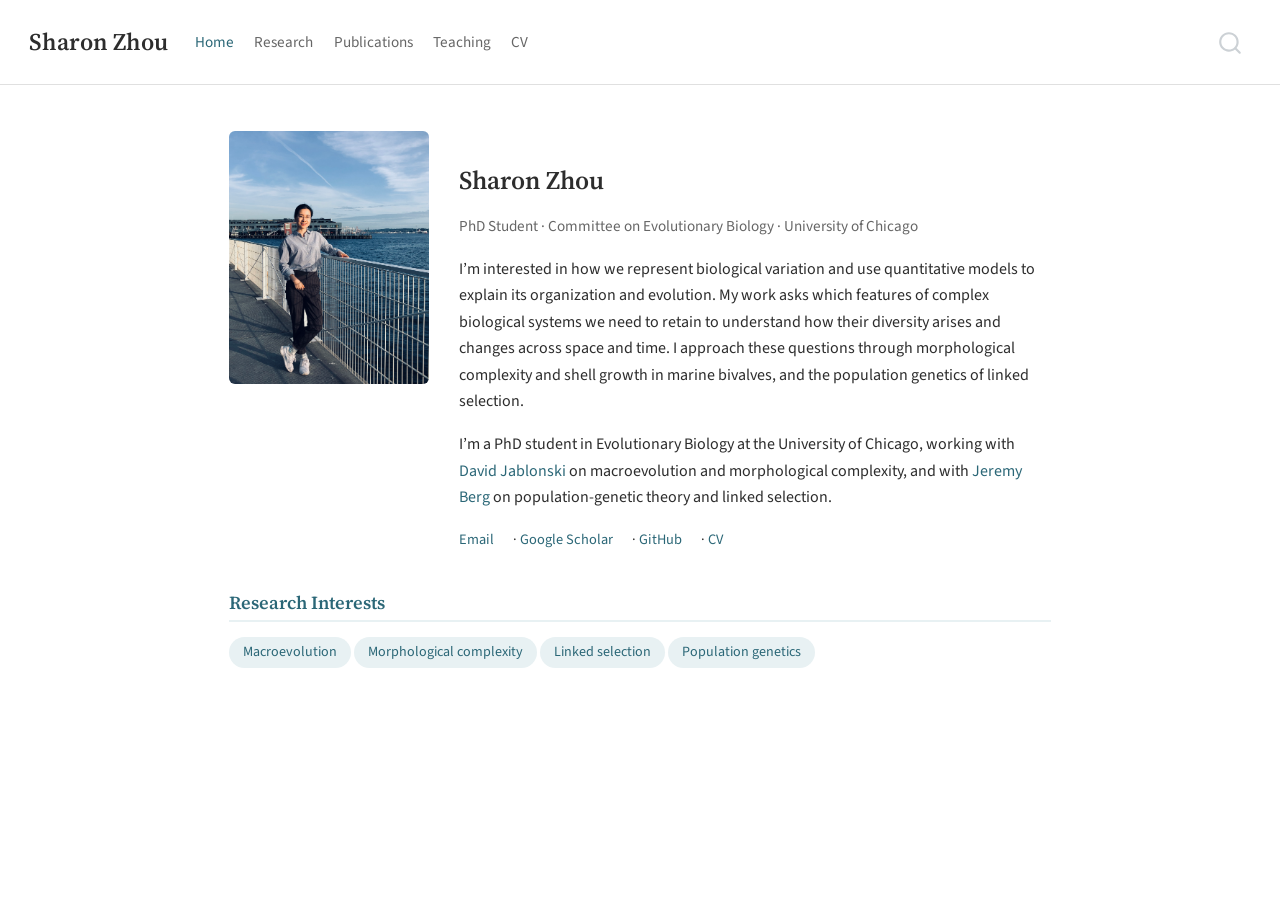
<file: index.html>
<!DOCTYPE html>
<html xmlns="http://www.w3.org/1999/xhtml" lang="en" xml:lang="en"><head>

<meta charset="utf-8">
<meta name="generator" content="quarto-1.7.29">

<meta name="viewport" content="width=device-width, initial-scale=1.0, user-scalable=yes">


<title>Sharon Zhou</title>
<style>
code{white-space: pre-wrap;}
span.smallcaps{font-variant: small-caps;}
div.columns{display: flex; gap: min(4vw, 1.5em);}
div.column{flex: auto; overflow-x: auto;}
div.hanging-indent{margin-left: 1.5em; text-indent: -1.5em;}
ul.task-list{list-style: none;}
ul.task-list li input[type="checkbox"] {
  width: 0.8em;
  margin: 0 0.8em 0.2em -1em; /* quarto-specific, see https://github.com/quarto-dev/quarto-cli/issues/4556 */ 
  vertical-align: middle;
}
</style>


<script src="site_libs/quarto-nav/quarto-nav.js"></script>
<script src="site_libs/quarto-nav/headroom.min.js"></script>
<script src="site_libs/clipboard/clipboard.min.js"></script>
<script src="site_libs/quarto-search/autocomplete.umd.js"></script>
<script src="site_libs/quarto-search/fuse.min.js"></script>
<script src="site_libs/quarto-search/quarto-search.js"></script>
<meta name="quarto:offset" content="./">
<script src="site_libs/quarto-html/quarto.js" type="module"></script>
<script src="site_libs/quarto-html/tabsets/tabsets.js" type="module"></script>
<script src="site_libs/quarto-html/popper.min.js"></script>
<script src="site_libs/quarto-html/tippy.umd.min.js"></script>
<script src="site_libs/quarto-html/anchor.min.js"></script>
<link href="site_libs/quarto-html/tippy.css" rel="stylesheet">
<link href="site_libs/quarto-html/quarto-syntax-highlighting-0815c480559380816a4d1ea211a47e91.css" rel="stylesheet" id="quarto-text-highlighting-styles">
<script src="site_libs/bootstrap/bootstrap.min.js"></script>
<link href="site_libs/bootstrap/bootstrap-icons.css" rel="stylesheet">
<link href="site_libs/bootstrap/bootstrap-48048dc38178810a58cf1dc3fba5a31d.min.css" rel="stylesheet" append-hash="true" id="quarto-bootstrap" data-mode="light">
<script id="quarto-search-options" type="application/json">{
  "location": "navbar",
  "copy-button": false,
  "collapse-after": 3,
  "panel-placement": "end",
  "type": "overlay",
  "limit": 50,
  "keyboard-shortcut": [
    "f",
    "/",
    "s"
  ],
  "show-item-context": false,
  "language": {
    "search-no-results-text": "No results",
    "search-matching-documents-text": "matching documents",
    "search-copy-link-title": "Copy link to search",
    "search-hide-matches-text": "Hide additional matches",
    "search-more-match-text": "more match in this document",
    "search-more-matches-text": "more matches in this document",
    "search-clear-button-title": "Clear",
    "search-text-placeholder": "",
    "search-detached-cancel-button-title": "Cancel",
    "search-submit-button-title": "Submit",
    "search-label": "Search"
  }
}</script>


<link rel="stylesheet" href="styles.css">
</head>

<body class="nav-fixed fullcontent quarto-light">

<div id="quarto-search-results"></div>
  <header id="quarto-header" class="headroom fixed-top">
    <nav class="navbar navbar-expand-lg " data-bs-theme="dark">
      <div class="navbar-container container-fluid">
      <div class="navbar-brand-container mx-auto">
    <a class="navbar-brand" href="./index.html">
    <span class="navbar-title">Sharon Zhou</span>
    </a>
  </div>
            <div id="quarto-search" class="" title="Search"></div>
          <button class="navbar-toggler" type="button" data-bs-toggle="collapse" data-bs-target="#navbarCollapse" aria-controls="navbarCollapse" role="menu" aria-expanded="false" aria-label="Toggle navigation" onclick="if (window.quartoToggleHeadroom) { window.quartoToggleHeadroom(); }">
  <span class="navbar-toggler-icon"></span>
</button>
          <div class="collapse navbar-collapse" id="navbarCollapse">
            <ul class="navbar-nav navbar-nav-scroll me-auto">
  <li class="nav-item">
    <a class="nav-link active" href="./index.html" aria-current="page"> 
<span class="menu-text">Home</span></a>
  </li>  
  <li class="nav-item">
    <a class="nav-link" href="./research.html"> 
<span class="menu-text">Research</span></a>
  </li>  
  <li class="nav-item">
    <a class="nav-link" href="./publications.html"> 
<span class="menu-text">Publications</span></a>
  </li>  
  <li class="nav-item">
    <a class="nav-link" href="./teaching.html"> 
<span class="menu-text">Teaching</span></a>
  </li>  
  <li class="nav-item">
    <a class="nav-link" href="./cv.html"> 
<span class="menu-text">CV</span></a>
  </li>  
</ul>
          </div> <!-- /navcollapse -->
            <div class="quarto-navbar-tools">
</div>
      </div> <!-- /container-fluid -->
    </nav>
</header>
<!-- content -->
<div id="quarto-content" class="quarto-container page-columns page-rows-contents page-layout-article page-navbar">
<!-- sidebar -->
<!-- margin-sidebar -->
    
<!-- main -->
<main class="content" id="quarto-document-content"><header id="title-block-header" class="quarto-title-block"></header>




<div class="profile">
<p><img src="images/main-photo.jpg" class="profile-photo img-fluid" alt="Sharon Zhou by the waterfront"></p>
<section id="sharon-zhou" class="level1 profile-text">
<h1>Sharon Zhou</h1>
<p><span class="subtitle">PhD Student · Committee on Evolutionary Biology · University of Chicago</span></p>
<p>I’m interested in how we represent biological variation and use quantitative models to explain its organization and evolution. My work asks which features of complex biological systems we need to retain to understand how their diversity arises and changes across space and time. I approach these questions through morphological complexity and shell growth in marine bivalves, and the population genetics of linked selection.</p>
<p>I’m a PhD student in Evolutionary Biology at the University of Chicago, working with <a href="https://geosci.uchicago.edu/people/david-jablonski/">David Jablonski</a> on macroevolution and morphological complexity, and with <a href="http://www.jjbpopgen.org/">Jeremy Berg</a> on population-genetic theory and linked selection.</p>
<div class="contact-links">
<p><a href="mailto:zhous@uchicago.edu">Email</a> · <a href="https://scholar.google.com/citations?user=MjskfFEAAAAJ">Google Scholar</a> · <a href="https://github.com/sharonyiwenz">GitHub</a> · <a href="./cv.html">CV</a></p>
</div>
</section>
</div>
<section id="research-interests" class="level2">
<h2 class="anchored" data-anchor-id="research-interests">Research Interests</h2>
<div class="interests">
<p><span class="interest-tag">Macroevolution</span> <span class="interest-tag">Morphological complexity</span> <span class="interest-tag">Linked selection</span> <span class="interest-tag">Population genetics</span></p>
</div>
<!--
## News

- **Spring 2026** — Teaching assistant for Quantitative Genetics for the 21st Century
- **2025** — Presented at Midwest Population Genetics Conference, Minneapolis
- **2025** — GSA North-Central Section Student Travel Grant

-->


</section>

</main> <!-- /main -->
<script id="quarto-html-after-body" type="application/javascript">
  window.document.addEventListener("DOMContentLoaded", function (event) {
    const icon = "";
    const anchorJS = new window.AnchorJS();
    anchorJS.options = {
      placement: 'right',
      icon: icon
    };
    anchorJS.add('.anchored');
    const isCodeAnnotation = (el) => {
      for (const clz of el.classList) {
        if (clz.startsWith('code-annotation-')) {                     
          return true;
        }
      }
      return false;
    }
    const onCopySuccess = function(e) {
      // button target
      const button = e.trigger;
      // don't keep focus
      button.blur();
      // flash "checked"
      button.classList.add('code-copy-button-checked');
      var currentTitle = button.getAttribute("title");
      button.setAttribute("title", "Copied!");
      let tooltip;
      if (window.bootstrap) {
        button.setAttribute("data-bs-toggle", "tooltip");
        button.setAttribute("data-bs-placement", "left");
        button.setAttribute("data-bs-title", "Copied!");
        tooltip = new bootstrap.Tooltip(button, 
          { trigger: "manual", 
            customClass: "code-copy-button-tooltip",
            offset: [0, -8]});
        tooltip.show();    
      }
      setTimeout(function() {
        if (tooltip) {
          tooltip.hide();
          button.removeAttribute("data-bs-title");
          button.removeAttribute("data-bs-toggle");
          button.removeAttribute("data-bs-placement");
        }
        button.setAttribute("title", currentTitle);
        button.classList.remove('code-copy-button-checked');
      }, 1000);
      // clear code selection
      e.clearSelection();
    }
    const getTextToCopy = function(trigger) {
        const codeEl = trigger.previousElementSibling.cloneNode(true);
        for (const childEl of codeEl.children) {
          if (isCodeAnnotation(childEl)) {
            childEl.remove();
          }
        }
        return codeEl.innerText;
    }
    const clipboard = new window.ClipboardJS('.code-copy-button:not([data-in-quarto-modal])', {
      text: getTextToCopy
    });
    clipboard.on('success', onCopySuccess);
    if (window.document.getElementById('quarto-embedded-source-code-modal')) {
      const clipboardModal = new window.ClipboardJS('.code-copy-button[data-in-quarto-modal]', {
        text: getTextToCopy,
        container: window.document.getElementById('quarto-embedded-source-code-modal')
      });
      clipboardModal.on('success', onCopySuccess);
    }
      var localhostRegex = new RegExp(/^(?:http|https):\/\/localhost\:?[0-9]*\//);
      var mailtoRegex = new RegExp(/^mailto:/);
        var filterRegex = new RegExp("https:\/\/sharonyiwenz\.github\.io\/");
      var isInternal = (href) => {
          return filterRegex.test(href) || localhostRegex.test(href) || mailtoRegex.test(href);
      }
      // Inspect non-navigation links and adorn them if external
     var links = window.document.querySelectorAll('a[href]:not(.nav-link):not(.navbar-brand):not(.toc-action):not(.sidebar-link):not(.sidebar-item-toggle):not(.pagination-link):not(.no-external):not([aria-hidden]):not(.dropdown-item):not(.quarto-navigation-tool):not(.about-link)');
      for (var i=0; i<links.length; i++) {
        const link = links[i];
        if (!isInternal(link.href)) {
          // undo the damage that might have been done by quarto-nav.js in the case of
          // links that we want to consider external
          if (link.dataset.originalHref !== undefined) {
            link.href = link.dataset.originalHref;
          }
        }
      }
    function tippyHover(el, contentFn, onTriggerFn, onUntriggerFn) {
      const config = {
        allowHTML: true,
        maxWidth: 500,
        delay: 100,
        arrow: false,
        appendTo: function(el) {
            return el.parentElement;
        },
        interactive: true,
        interactiveBorder: 10,
        theme: 'quarto',
        placement: 'bottom-start',
      };
      if (contentFn) {
        config.content = contentFn;
      }
      if (onTriggerFn) {
        config.onTrigger = onTriggerFn;
      }
      if (onUntriggerFn) {
        config.onUntrigger = onUntriggerFn;
      }
      window.tippy(el, config); 
    }
    const noterefs = window.document.querySelectorAll('a[role="doc-noteref"]');
    for (var i=0; i<noterefs.length; i++) {
      const ref = noterefs[i];
      tippyHover(ref, function() {
        // use id or data attribute instead here
        let href = ref.getAttribute('data-footnote-href') || ref.getAttribute('href');
        try { href = new URL(href).hash; } catch {}
        const id = href.replace(/^#\/?/, "");
        const note = window.document.getElementById(id);
        if (note) {
          return note.innerHTML;
        } else {
          return "";
        }
      });
    }
    const xrefs = window.document.querySelectorAll('a.quarto-xref');
    const processXRef = (id, note) => {
      // Strip column container classes
      const stripColumnClz = (el) => {
        el.classList.remove("page-full", "page-columns");
        if (el.children) {
          for (const child of el.children) {
            stripColumnClz(child);
          }
        }
      }
      stripColumnClz(note)
      if (id === null || id.startsWith('sec-')) {
        // Special case sections, only their first couple elements
        const container = document.createElement("div");
        if (note.children && note.children.length > 2) {
          container.appendChild(note.children[0].cloneNode(true));
          for (let i = 1; i < note.children.length; i++) {
            const child = note.children[i];
            if (child.tagName === "P" && child.innerText === "") {
              continue;
            } else {
              container.appendChild(child.cloneNode(true));
              break;
            }
          }
          if (window.Quarto?.typesetMath) {
            window.Quarto.typesetMath(container);
          }
          return container.innerHTML
        } else {
          if (window.Quarto?.typesetMath) {
            window.Quarto.typesetMath(note);
          }
          return note.innerHTML;
        }
      } else {
        // Remove any anchor links if they are present
        const anchorLink = note.querySelector('a.anchorjs-link');
        if (anchorLink) {
          anchorLink.remove();
        }
        if (window.Quarto?.typesetMath) {
          window.Quarto.typesetMath(note);
        }
        if (note.classList.contains("callout")) {
          return note.outerHTML;
        } else {
          return note.innerHTML;
        }
      }
    }
    for (var i=0; i<xrefs.length; i++) {
      const xref = xrefs[i];
      tippyHover(xref, undefined, function(instance) {
        instance.disable();
        let url = xref.getAttribute('href');
        let hash = undefined; 
        if (url.startsWith('#')) {
          hash = url;
        } else {
          try { hash = new URL(url).hash; } catch {}
        }
        if (hash) {
          const id = hash.replace(/^#\/?/, "");
          const note = window.document.getElementById(id);
          if (note !== null) {
            try {
              const html = processXRef(id, note.cloneNode(true));
              instance.setContent(html);
            } finally {
              instance.enable();
              instance.show();
            }
          } else {
            // See if we can fetch this
            fetch(url.split('#')[0])
            .then(res => res.text())
            .then(html => {
              const parser = new DOMParser();
              const htmlDoc = parser.parseFromString(html, "text/html");
              const note = htmlDoc.getElementById(id);
              if (note !== null) {
                const html = processXRef(id, note);
                instance.setContent(html);
              } 
            }).finally(() => {
              instance.enable();
              instance.show();
            });
          }
        } else {
          // See if we can fetch a full url (with no hash to target)
          // This is a special case and we should probably do some content thinning / targeting
          fetch(url)
          .then(res => res.text())
          .then(html => {
            const parser = new DOMParser();
            const htmlDoc = parser.parseFromString(html, "text/html");
            const note = htmlDoc.querySelector('main.content');
            if (note !== null) {
              // This should only happen for chapter cross references
              // (since there is no id in the URL)
              // remove the first header
              if (note.children.length > 0 && note.children[0].tagName === "HEADER") {
                note.children[0].remove();
              }
              const html = processXRef(null, note);
              instance.setContent(html);
            } 
          }).finally(() => {
            instance.enable();
            instance.show();
          });
        }
      }, function(instance) {
      });
    }
        let selectedAnnoteEl;
        const selectorForAnnotation = ( cell, annotation) => {
          let cellAttr = 'data-code-cell="' + cell + '"';
          let lineAttr = 'data-code-annotation="' +  annotation + '"';
          const selector = 'span[' + cellAttr + '][' + lineAttr + ']';
          return selector;
        }
        const selectCodeLines = (annoteEl) => {
          const doc = window.document;
          const targetCell = annoteEl.getAttribute("data-target-cell");
          const targetAnnotation = annoteEl.getAttribute("data-target-annotation");
          const annoteSpan = window.document.querySelector(selectorForAnnotation(targetCell, targetAnnotation));
          const lines = annoteSpan.getAttribute("data-code-lines").split(",");
          const lineIds = lines.map((line) => {
            return targetCell + "-" + line;
          })
          let top = null;
          let height = null;
          let parent = null;
          if (lineIds.length > 0) {
              //compute the position of the single el (top and bottom and make a div)
              const el = window.document.getElementById(lineIds[0]);
              top = el.offsetTop;
              height = el.offsetHeight;
              parent = el.parentElement.parentElement;
            if (lineIds.length > 1) {
              const lastEl = window.document.getElementById(lineIds[lineIds.length - 1]);
              const bottom = lastEl.offsetTop + lastEl.offsetHeight;
              height = bottom - top;
            }
            if (top !== null && height !== null && parent !== null) {
              // cook up a div (if necessary) and position it 
              let div = window.document.getElementById("code-annotation-line-highlight");
              if (div === null) {
                div = window.document.createElement("div");
                div.setAttribute("id", "code-annotation-line-highlight");
                div.style.position = 'absolute';
                parent.appendChild(div);
              }
              div.style.top = top - 2 + "px";
              div.style.height = height + 4 + "px";
              div.style.left = 0;
              let gutterDiv = window.document.getElementById("code-annotation-line-highlight-gutter");
              if (gutterDiv === null) {
                gutterDiv = window.document.createElement("div");
                gutterDiv.setAttribute("id", "code-annotation-line-highlight-gutter");
                gutterDiv.style.position = 'absolute';
                const codeCell = window.document.getElementById(targetCell);
                const gutter = codeCell.querySelector('.code-annotation-gutter');
                gutter.appendChild(gutterDiv);
              }
              gutterDiv.style.top = top - 2 + "px";
              gutterDiv.style.height = height + 4 + "px";
            }
            selectedAnnoteEl = annoteEl;
          }
        };
        const unselectCodeLines = () => {
          const elementsIds = ["code-annotation-line-highlight", "code-annotation-line-highlight-gutter"];
          elementsIds.forEach((elId) => {
            const div = window.document.getElementById(elId);
            if (div) {
              div.remove();
            }
          });
          selectedAnnoteEl = undefined;
        };
          // Handle positioning of the toggle
      window.addEventListener(
        "resize",
        throttle(() => {
          elRect = undefined;
          if (selectedAnnoteEl) {
            selectCodeLines(selectedAnnoteEl);
          }
        }, 10)
      );
      function throttle(fn, ms) {
      let throttle = false;
      let timer;
        return (...args) => {
          if(!throttle) { // first call gets through
              fn.apply(this, args);
              throttle = true;
          } else { // all the others get throttled
              if(timer) clearTimeout(timer); // cancel #2
              timer = setTimeout(() => {
                fn.apply(this, args);
                timer = throttle = false;
              }, ms);
          }
        };
      }
        // Attach click handler to the DT
        const annoteDls = window.document.querySelectorAll('dt[data-target-cell]');
        for (const annoteDlNode of annoteDls) {
          annoteDlNode.addEventListener('click', (event) => {
            const clickedEl = event.target;
            if (clickedEl !== selectedAnnoteEl) {
              unselectCodeLines();
              const activeEl = window.document.querySelector('dt[data-target-cell].code-annotation-active');
              if (activeEl) {
                activeEl.classList.remove('code-annotation-active');
              }
              selectCodeLines(clickedEl);
              clickedEl.classList.add('code-annotation-active');
            } else {
              // Unselect the line
              unselectCodeLines();
              clickedEl.classList.remove('code-annotation-active');
            }
          });
        }
    const findCites = (el) => {
      const parentEl = el.parentElement;
      if (parentEl) {
        const cites = parentEl.dataset.cites;
        if (cites) {
          return {
            el,
            cites: cites.split(' ')
          };
        } else {
          return findCites(el.parentElement)
        }
      } else {
        return undefined;
      }
    };
    var bibliorefs = window.document.querySelectorAll('a[role="doc-biblioref"]');
    for (var i=0; i<bibliorefs.length; i++) {
      const ref = bibliorefs[i];
      const citeInfo = findCites(ref);
      if (citeInfo) {
        tippyHover(citeInfo.el, function() {
          var popup = window.document.createElement('div');
          citeInfo.cites.forEach(function(cite) {
            var citeDiv = window.document.createElement('div');
            citeDiv.classList.add('hanging-indent');
            citeDiv.classList.add('csl-entry');
            var biblioDiv = window.document.getElementById('ref-' + cite);
            if (biblioDiv) {
              citeDiv.innerHTML = biblioDiv.innerHTML;
            }
            popup.appendChild(citeDiv);
          });
          return popup.innerHTML;
        });
      }
    }
  });
  </script>
</div> <!-- /content -->




</body></html>
</file>
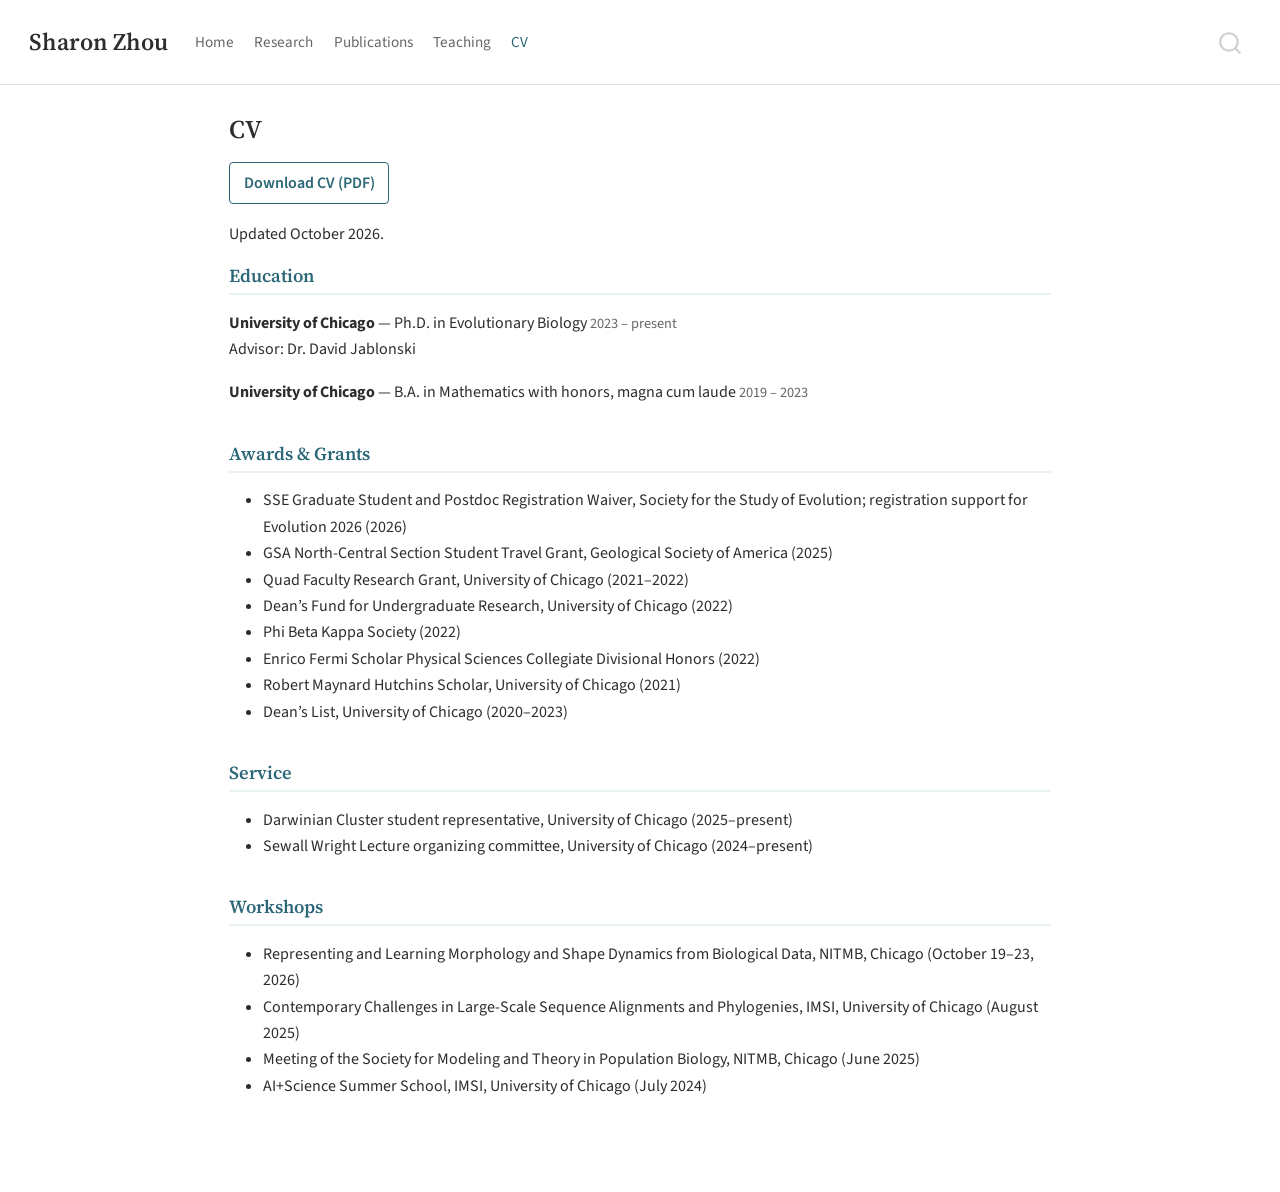
<file: cv.html>
<!DOCTYPE html>
<html xmlns="http://www.w3.org/1999/xhtml" lang="en" xml:lang="en"><head>

<meta charset="utf-8">
<meta name="generator" content="quarto-1.7.29">

<meta name="viewport" content="width=device-width, initial-scale=1.0, user-scalable=yes">


<title>CV – Sharon Zhou</title>
<style>
code{white-space: pre-wrap;}
span.smallcaps{font-variant: small-caps;}
div.columns{display: flex; gap: min(4vw, 1.5em);}
div.column{flex: auto; overflow-x: auto;}
div.hanging-indent{margin-left: 1.5em; text-indent: -1.5em;}
ul.task-list{list-style: none;}
ul.task-list li input[type="checkbox"] {
  width: 0.8em;
  margin: 0 0.8em 0.2em -1em; /* quarto-specific, see https://github.com/quarto-dev/quarto-cli/issues/4556 */ 
  vertical-align: middle;
}
</style>


<script src="site_libs/quarto-nav/quarto-nav.js"></script>
<script src="site_libs/quarto-nav/headroom.min.js"></script>
<script src="site_libs/clipboard/clipboard.min.js"></script>
<script src="site_libs/quarto-search/autocomplete.umd.js"></script>
<script src="site_libs/quarto-search/fuse.min.js"></script>
<script src="site_libs/quarto-search/quarto-search.js"></script>
<meta name="quarto:offset" content="./">
<script src="site_libs/quarto-html/quarto.js" type="module"></script>
<script src="site_libs/quarto-html/tabsets/tabsets.js" type="module"></script>
<script src="site_libs/quarto-html/popper.min.js"></script>
<script src="site_libs/quarto-html/tippy.umd.min.js"></script>
<script src="site_libs/quarto-html/anchor.min.js"></script>
<link href="site_libs/quarto-html/tippy.css" rel="stylesheet">
<link href="site_libs/quarto-html/quarto-syntax-highlighting-0815c480559380816a4d1ea211a47e91.css" rel="stylesheet" id="quarto-text-highlighting-styles">
<script src="site_libs/bootstrap/bootstrap.min.js"></script>
<link href="site_libs/bootstrap/bootstrap-icons.css" rel="stylesheet">
<link href="site_libs/bootstrap/bootstrap-48048dc38178810a58cf1dc3fba5a31d.min.css" rel="stylesheet" append-hash="true" id="quarto-bootstrap" data-mode="light">
<script id="quarto-search-options" type="application/json">{
  "location": "navbar",
  "copy-button": false,
  "collapse-after": 3,
  "panel-placement": "end",
  "type": "overlay",
  "limit": 50,
  "keyboard-shortcut": [
    "f",
    "/",
    "s"
  ],
  "show-item-context": false,
  "language": {
    "search-no-results-text": "No results",
    "search-matching-documents-text": "matching documents",
    "search-copy-link-title": "Copy link to search",
    "search-hide-matches-text": "Hide additional matches",
    "search-more-match-text": "more match in this document",
    "search-more-matches-text": "more matches in this document",
    "search-clear-button-title": "Clear",
    "search-text-placeholder": "",
    "search-detached-cancel-button-title": "Cancel",
    "search-submit-button-title": "Submit",
    "search-label": "Search"
  }
}</script>


<link rel="stylesheet" href="styles.css">
</head>

<body class="nav-fixed fullcontent quarto-light">

<div id="quarto-search-results"></div>
  <header id="quarto-header" class="headroom fixed-top">
    <nav class="navbar navbar-expand-lg " data-bs-theme="dark">
      <div class="navbar-container container-fluid">
      <div class="navbar-brand-container mx-auto">
    <a class="navbar-brand" href="./index.html">
    <span class="navbar-title">Sharon Zhou</span>
    </a>
  </div>
            <div id="quarto-search" class="" title="Search"></div>
          <button class="navbar-toggler" type="button" data-bs-toggle="collapse" data-bs-target="#navbarCollapse" aria-controls="navbarCollapse" role="menu" aria-expanded="false" aria-label="Toggle navigation" onclick="if (window.quartoToggleHeadroom) { window.quartoToggleHeadroom(); }">
  <span class="navbar-toggler-icon"></span>
</button>
          <div class="collapse navbar-collapse" id="navbarCollapse">
            <ul class="navbar-nav navbar-nav-scroll me-auto">
  <li class="nav-item">
    <a class="nav-link" href="./index.html"> 
<span class="menu-text">Home</span></a>
  </li>  
  <li class="nav-item">
    <a class="nav-link" href="./research.html"> 
<span class="menu-text">Research</span></a>
  </li>  
  <li class="nav-item">
    <a class="nav-link" href="./publications.html"> 
<span class="menu-text">Publications</span></a>
  </li>  
  <li class="nav-item">
    <a class="nav-link" href="./teaching.html"> 
<span class="menu-text">Teaching</span></a>
  </li>  
  <li class="nav-item">
    <a class="nav-link active" href="./cv.html" aria-current="page"> 
<span class="menu-text">CV</span></a>
  </li>  
</ul>
          </div> <!-- /navcollapse -->
            <div class="quarto-navbar-tools">
</div>
      </div> <!-- /container-fluid -->
    </nav>
</header>
<!-- content -->
<div id="quarto-content" class="quarto-container page-columns page-rows-contents page-layout-article page-navbar">
<!-- sidebar -->
<!-- margin-sidebar -->
    
<!-- main -->
<main class="content" id="quarto-document-content">

<header id="title-block-header" class="quarto-title-block default">
<div class="quarto-title">
<h1 class="title">CV</h1>
</div>



<div class="quarto-title-meta">

    
  
    
  </div>
  


</header>


<p><a href="files/cv-sharon.pdf" class="cv-download">Download CV (PDF)</a></p>
<p>Updated October 2026.</p>
<section id="education" class="level2">
<h2 class="anchored" data-anchor-id="education">Education</h2>
<div class="cv-entry">
<p><strong>University of Chicago</strong> — Ph.D.&nbsp;in Evolutionary Biology <span class="dates">2023 – present</span><br>
Advisor: Dr.&nbsp;David Jablonski</p>
</div>
<div class="cv-entry">
<p><strong>University of Chicago</strong> — B.A. in Mathematics with honors, magna cum laude <span class="dates">2019 – 2023</span></p>
</div>
</section>
<section id="awards-grants" class="level2">
<h2 class="anchored" data-anchor-id="awards-grants">Awards &amp; Grants</h2>
<ul>
<li>SSE Graduate Student and Postdoc Registration Waiver, Society for the Study of Evolution; registration support for Evolution 2026 (2026)</li>
<li>GSA North-Central Section Student Travel Grant, Geological Society of America (2025)</li>
<li>Quad Faculty Research Grant, University of Chicago (2021–2022)</li>
<li>Dean’s Fund for Undergraduate Research, University of Chicago (2022)</li>
<li>Phi Beta Kappa Society (2022)</li>
<li>Enrico Fermi Scholar Physical Sciences Collegiate Divisional Honors (2022)</li>
<li>Robert Maynard Hutchins Scholar, University of Chicago (2021)</li>
<li>Dean’s List, University of Chicago (2020–2023)</li>
</ul>
</section>
<section id="service" class="level2">
<h2 class="anchored" data-anchor-id="service">Service</h2>
<ul>
<li>Darwinian Cluster student representative, University of Chicago (2025–present)</li>
<li>Sewall Wright Lecture organizing committee, University of Chicago (2024–present)</li>
</ul>
</section>
<section id="workshops" class="level2">
<h2 class="anchored" data-anchor-id="workshops">Workshops</h2>
<ul>
<li>Representing and Learning Morphology and Shape Dynamics from Biological Data, NITMB, Chicago (October 19–23, 2026)</li>
<li>Contemporary Challenges in Large-Scale Sequence Alignments and Phylogenies, IMSI, University of Chicago (August 2025)</li>
<li>Meeting of the Society for Modeling and Theory in Population Biology, NITMB, Chicago (June 2025)</li>
<li>AI+Science Summer School, IMSI, University of Chicago (July 2024)</li>
</ul>


</section>

</main> <!-- /main -->
<script id="quarto-html-after-body" type="application/javascript">
  window.document.addEventListener("DOMContentLoaded", function (event) {
    const icon = "";
    const anchorJS = new window.AnchorJS();
    anchorJS.options = {
      placement: 'right',
      icon: icon
    };
    anchorJS.add('.anchored');
    const isCodeAnnotation = (el) => {
      for (const clz of el.classList) {
        if (clz.startsWith('code-annotation-')) {                     
          return true;
        }
      }
      return false;
    }
    const onCopySuccess = function(e) {
      // button target
      const button = e.trigger;
      // don't keep focus
      button.blur();
      // flash "checked"
      button.classList.add('code-copy-button-checked');
      var currentTitle = button.getAttribute("title");
      button.setAttribute("title", "Copied!");
      let tooltip;
      if (window.bootstrap) {
        button.setAttribute("data-bs-toggle", "tooltip");
        button.setAttribute("data-bs-placement", "left");
        button.setAttribute("data-bs-title", "Copied!");
        tooltip = new bootstrap.Tooltip(button, 
          { trigger: "manual", 
            customClass: "code-copy-button-tooltip",
            offset: [0, -8]});
        tooltip.show();    
      }
      setTimeout(function() {
        if (tooltip) {
          tooltip.hide();
          button.removeAttribute("data-bs-title");
          button.removeAttribute("data-bs-toggle");
          button.removeAttribute("data-bs-placement");
        }
        button.setAttribute("title", currentTitle);
        button.classList.remove('code-copy-button-checked');
      }, 1000);
      // clear code selection
      e.clearSelection();
    }
    const getTextToCopy = function(trigger) {
        const codeEl = trigger.previousElementSibling.cloneNode(true);
        for (const childEl of codeEl.children) {
          if (isCodeAnnotation(childEl)) {
            childEl.remove();
          }
        }
        return codeEl.innerText;
    }
    const clipboard = new window.ClipboardJS('.code-copy-button:not([data-in-quarto-modal])', {
      text: getTextToCopy
    });
    clipboard.on('success', onCopySuccess);
    if (window.document.getElementById('quarto-embedded-source-code-modal')) {
      const clipboardModal = new window.ClipboardJS('.code-copy-button[data-in-quarto-modal]', {
        text: getTextToCopy,
        container: window.document.getElementById('quarto-embedded-source-code-modal')
      });
      clipboardModal.on('success', onCopySuccess);
    }
      var localhostRegex = new RegExp(/^(?:http|https):\/\/localhost\:?[0-9]*\//);
      var mailtoRegex = new RegExp(/^mailto:/);
        var filterRegex = new RegExp("https:\/\/sharonyiwenz\.github\.io\/");
      var isInternal = (href) => {
          return filterRegex.test(href) || localhostRegex.test(href) || mailtoRegex.test(href);
      }
      // Inspect non-navigation links and adorn them if external
     var links = window.document.querySelectorAll('a[href]:not(.nav-link):not(.navbar-brand):not(.toc-action):not(.sidebar-link):not(.sidebar-item-toggle):not(.pagination-link):not(.no-external):not([aria-hidden]):not(.dropdown-item):not(.quarto-navigation-tool):not(.about-link)');
      for (var i=0; i<links.length; i++) {
        const link = links[i];
        if (!isInternal(link.href)) {
          // undo the damage that might have been done by quarto-nav.js in the case of
          // links that we want to consider external
          if (link.dataset.originalHref !== undefined) {
            link.href = link.dataset.originalHref;
          }
        }
      }
    function tippyHover(el, contentFn, onTriggerFn, onUntriggerFn) {
      const config = {
        allowHTML: true,
        maxWidth: 500,
        delay: 100,
        arrow: false,
        appendTo: function(el) {
            return el.parentElement;
        },
        interactive: true,
        interactiveBorder: 10,
        theme: 'quarto',
        placement: 'bottom-start',
      };
      if (contentFn) {
        config.content = contentFn;
      }
      if (onTriggerFn) {
        config.onTrigger = onTriggerFn;
      }
      if (onUntriggerFn) {
        config.onUntrigger = onUntriggerFn;
      }
      window.tippy(el, config); 
    }
    const noterefs = window.document.querySelectorAll('a[role="doc-noteref"]');
    for (var i=0; i<noterefs.length; i++) {
      const ref = noterefs[i];
      tippyHover(ref, function() {
        // use id or data attribute instead here
        let href = ref.getAttribute('data-footnote-href') || ref.getAttribute('href');
        try { href = new URL(href).hash; } catch {}
        const id = href.replace(/^#\/?/, "");
        const note = window.document.getElementById(id);
        if (note) {
          return note.innerHTML;
        } else {
          return "";
        }
      });
    }
    const xrefs = window.document.querySelectorAll('a.quarto-xref');
    const processXRef = (id, note) => {
      // Strip column container classes
      const stripColumnClz = (el) => {
        el.classList.remove("page-full", "page-columns");
        if (el.children) {
          for (const child of el.children) {
            stripColumnClz(child);
          }
        }
      }
      stripColumnClz(note)
      if (id === null || id.startsWith('sec-')) {
        // Special case sections, only their first couple elements
        const container = document.createElement("div");
        if (note.children && note.children.length > 2) {
          container.appendChild(note.children[0].cloneNode(true));
          for (let i = 1; i < note.children.length; i++) {
            const child = note.children[i];
            if (child.tagName === "P" && child.innerText === "") {
              continue;
            } else {
              container.appendChild(child.cloneNode(true));
              break;
            }
          }
          if (window.Quarto?.typesetMath) {
            window.Quarto.typesetMath(container);
          }
          return container.innerHTML
        } else {
          if (window.Quarto?.typesetMath) {
            window.Quarto.typesetMath(note);
          }
          return note.innerHTML;
        }
      } else {
        // Remove any anchor links if they are present
        const anchorLink = note.querySelector('a.anchorjs-link');
        if (anchorLink) {
          anchorLink.remove();
        }
        if (window.Quarto?.typesetMath) {
          window.Quarto.typesetMath(note);
        }
        if (note.classList.contains("callout")) {
          return note.outerHTML;
        } else {
          return note.innerHTML;
        }
      }
    }
    for (var i=0; i<xrefs.length; i++) {
      const xref = xrefs[i];
      tippyHover(xref, undefined, function(instance) {
        instance.disable();
        let url = xref.getAttribute('href');
        let hash = undefined; 
        if (url.startsWith('#')) {
          hash = url;
        } else {
          try { hash = new URL(url).hash; } catch {}
        }
        if (hash) {
          const id = hash.replace(/^#\/?/, "");
          const note = window.document.getElementById(id);
          if (note !== null) {
            try {
              const html = processXRef(id, note.cloneNode(true));
              instance.setContent(html);
            } finally {
              instance.enable();
              instance.show();
            }
          } else {
            // See if we can fetch this
            fetch(url.split('#')[0])
            .then(res => res.text())
            .then(html => {
              const parser = new DOMParser();
              const htmlDoc = parser.parseFromString(html, "text/html");
              const note = htmlDoc.getElementById(id);
              if (note !== null) {
                const html = processXRef(id, note);
                instance.setContent(html);
              } 
            }).finally(() => {
              instance.enable();
              instance.show();
            });
          }
        } else {
          // See if we can fetch a full url (with no hash to target)
          // This is a special case and we should probably do some content thinning / targeting
          fetch(url)
          .then(res => res.text())
          .then(html => {
            const parser = new DOMParser();
            const htmlDoc = parser.parseFromString(html, "text/html");
            const note = htmlDoc.querySelector('main.content');
            if (note !== null) {
              // This should only happen for chapter cross references
              // (since there is no id in the URL)
              // remove the first header
              if (note.children.length > 0 && note.children[0].tagName === "HEADER") {
                note.children[0].remove();
              }
              const html = processXRef(null, note);
              instance.setContent(html);
            } 
          }).finally(() => {
            instance.enable();
            instance.show();
          });
        }
      }, function(instance) {
      });
    }
        let selectedAnnoteEl;
        const selectorForAnnotation = ( cell, annotation) => {
          let cellAttr = 'data-code-cell="' + cell + '"';
          let lineAttr = 'data-code-annotation="' +  annotation + '"';
          const selector = 'span[' + cellAttr + '][' + lineAttr + ']';
          return selector;
        }
        const selectCodeLines = (annoteEl) => {
          const doc = window.document;
          const targetCell = annoteEl.getAttribute("data-target-cell");
          const targetAnnotation = annoteEl.getAttribute("data-target-annotation");
          const annoteSpan = window.document.querySelector(selectorForAnnotation(targetCell, targetAnnotation));
          const lines = annoteSpan.getAttribute("data-code-lines").split(",");
          const lineIds = lines.map((line) => {
            return targetCell + "-" + line;
          })
          let top = null;
          let height = null;
          let parent = null;
          if (lineIds.length > 0) {
              //compute the position of the single el (top and bottom and make a div)
              const el = window.document.getElementById(lineIds[0]);
              top = el.offsetTop;
              height = el.offsetHeight;
              parent = el.parentElement.parentElement;
            if (lineIds.length > 1) {
              const lastEl = window.document.getElementById(lineIds[lineIds.length - 1]);
              const bottom = lastEl.offsetTop + lastEl.offsetHeight;
              height = bottom - top;
            }
            if (top !== null && height !== null && parent !== null) {
              // cook up a div (if necessary) and position it 
              let div = window.document.getElementById("code-annotation-line-highlight");
              if (div === null) {
                div = window.document.createElement("div");
                div.setAttribute("id", "code-annotation-line-highlight");
                div.style.position = 'absolute';
                parent.appendChild(div);
              }
              div.style.top = top - 2 + "px";
              div.style.height = height + 4 + "px";
              div.style.left = 0;
              let gutterDiv = window.document.getElementById("code-annotation-line-highlight-gutter");
              if (gutterDiv === null) {
                gutterDiv = window.document.createElement("div");
                gutterDiv.setAttribute("id", "code-annotation-line-highlight-gutter");
                gutterDiv.style.position = 'absolute';
                const codeCell = window.document.getElementById(targetCell);
                const gutter = codeCell.querySelector('.code-annotation-gutter');
                gutter.appendChild(gutterDiv);
              }
              gutterDiv.style.top = top - 2 + "px";
              gutterDiv.style.height = height + 4 + "px";
            }
            selectedAnnoteEl = annoteEl;
          }
        };
        const unselectCodeLines = () => {
          const elementsIds = ["code-annotation-line-highlight", "code-annotation-line-highlight-gutter"];
          elementsIds.forEach((elId) => {
            const div = window.document.getElementById(elId);
            if (div) {
              div.remove();
            }
          });
          selectedAnnoteEl = undefined;
        };
          // Handle positioning of the toggle
      window.addEventListener(
        "resize",
        throttle(() => {
          elRect = undefined;
          if (selectedAnnoteEl) {
            selectCodeLines(selectedAnnoteEl);
          }
        }, 10)
      );
      function throttle(fn, ms) {
      let throttle = false;
      let timer;
        return (...args) => {
          if(!throttle) { // first call gets through
              fn.apply(this, args);
              throttle = true;
          } else { // all the others get throttled
              if(timer) clearTimeout(timer); // cancel #2
              timer = setTimeout(() => {
                fn.apply(this, args);
                timer = throttle = false;
              }, ms);
          }
        };
      }
        // Attach click handler to the DT
        const annoteDls = window.document.querySelectorAll('dt[data-target-cell]');
        for (const annoteDlNode of annoteDls) {
          annoteDlNode.addEventListener('click', (event) => {
            const clickedEl = event.target;
            if (clickedEl !== selectedAnnoteEl) {
              unselectCodeLines();
              const activeEl = window.document.querySelector('dt[data-target-cell].code-annotation-active');
              if (activeEl) {
                activeEl.classList.remove('code-annotation-active');
              }
              selectCodeLines(clickedEl);
              clickedEl.classList.add('code-annotation-active');
            } else {
              // Unselect the line
              unselectCodeLines();
              clickedEl.classList.remove('code-annotation-active');
            }
          });
        }
    const findCites = (el) => {
      const parentEl = el.parentElement;
      if (parentEl) {
        const cites = parentEl.dataset.cites;
        if (cites) {
          return {
            el,
            cites: cites.split(' ')
          };
        } else {
          return findCites(el.parentElement)
        }
      } else {
        return undefined;
      }
    };
    var bibliorefs = window.document.querySelectorAll('a[role="doc-biblioref"]');
    for (var i=0; i<bibliorefs.length; i++) {
      const ref = bibliorefs[i];
      const citeInfo = findCites(ref);
      if (citeInfo) {
        tippyHover(citeInfo.el, function() {
          var popup = window.document.createElement('div');
          citeInfo.cites.forEach(function(cite) {
            var citeDiv = window.document.createElement('div');
            citeDiv.classList.add('hanging-indent');
            citeDiv.classList.add('csl-entry');
            var biblioDiv = window.document.getElementById('ref-' + cite);
            if (biblioDiv) {
              citeDiv.innerHTML = biblioDiv.innerHTML;
            }
            popup.appendChild(citeDiv);
          });
          return popup.innerHTML;
        });
      }
    }
  });
  </script>
</div> <!-- /content -->




</body></html>
</file>
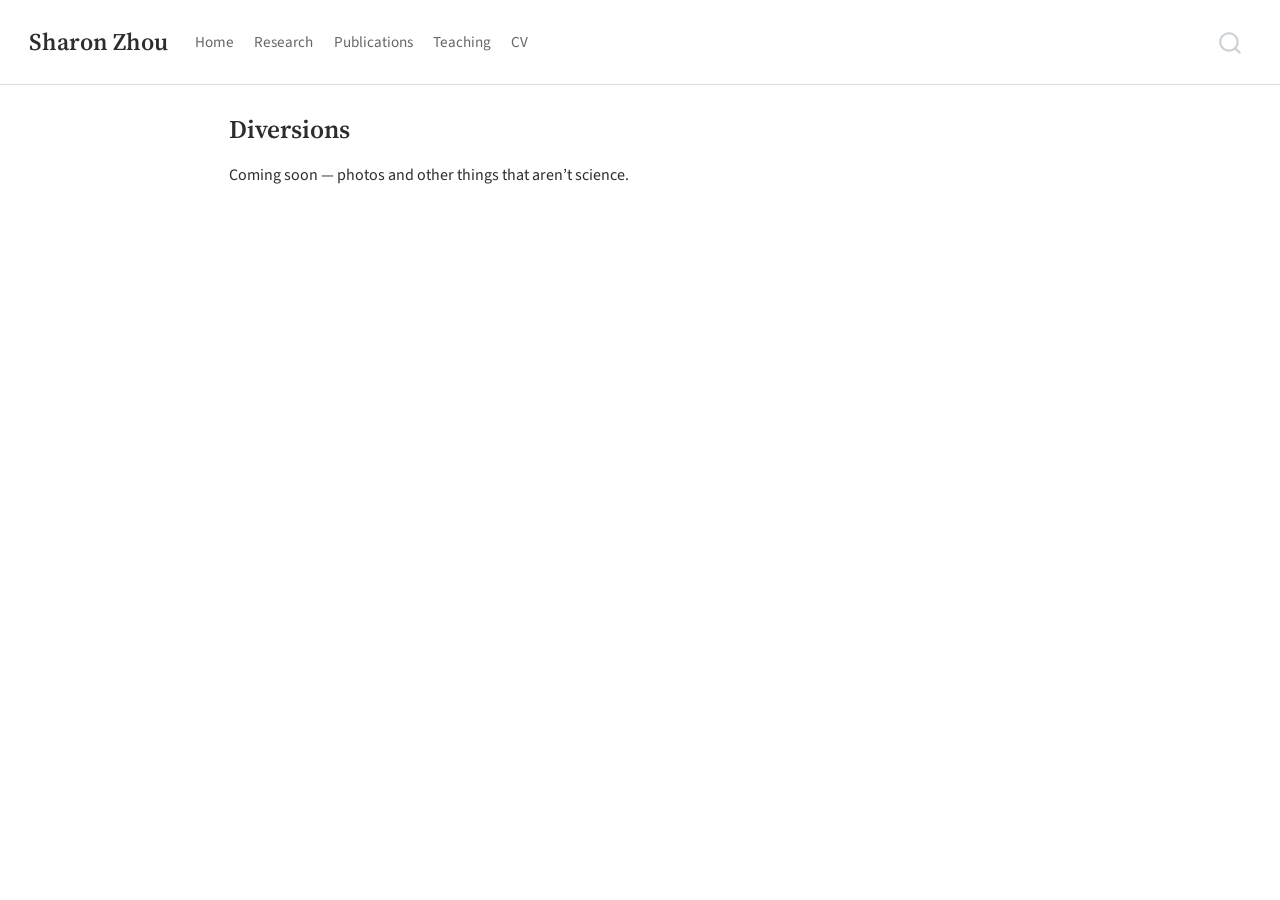
<file: diversions.html>
<!DOCTYPE html>
<html xmlns="http://www.w3.org/1999/xhtml" lang="en" xml:lang="en"><head>

<meta charset="utf-8">
<meta name="generator" content="quarto-1.7.29">

<meta name="viewport" content="width=device-width, initial-scale=1.0, user-scalable=yes">


<title>Diversions – Sharon Zhou</title>
<style>
code{white-space: pre-wrap;}
span.smallcaps{font-variant: small-caps;}
div.columns{display: flex; gap: min(4vw, 1.5em);}
div.column{flex: auto; overflow-x: auto;}
div.hanging-indent{margin-left: 1.5em; text-indent: -1.5em;}
ul.task-list{list-style: none;}
ul.task-list li input[type="checkbox"] {
  width: 0.8em;
  margin: 0 0.8em 0.2em -1em; /* quarto-specific, see https://github.com/quarto-dev/quarto-cli/issues/4556 */ 
  vertical-align: middle;
}
</style>


<script src="site_libs/quarto-nav/quarto-nav.js"></script>
<script src="site_libs/quarto-nav/headroom.min.js"></script>
<script src="site_libs/clipboard/clipboard.min.js"></script>
<script src="site_libs/quarto-search/autocomplete.umd.js"></script>
<script src="site_libs/quarto-search/fuse.min.js"></script>
<script src="site_libs/quarto-search/quarto-search.js"></script>
<meta name="quarto:offset" content="./">
<script src="site_libs/quarto-html/quarto.js" type="module"></script>
<script src="site_libs/quarto-html/tabsets/tabsets.js" type="module"></script>
<script src="site_libs/quarto-html/popper.min.js"></script>
<script src="site_libs/quarto-html/tippy.umd.min.js"></script>
<script src="site_libs/quarto-html/anchor.min.js"></script>
<link href="site_libs/quarto-html/tippy.css" rel="stylesheet">
<link href="site_libs/quarto-html/quarto-syntax-highlighting-0815c480559380816a4d1ea211a47e91.css" rel="stylesheet" id="quarto-text-highlighting-styles">
<script src="site_libs/bootstrap/bootstrap.min.js"></script>
<link href="site_libs/bootstrap/bootstrap-icons.css" rel="stylesheet">
<link href="site_libs/bootstrap/bootstrap-48048dc38178810a58cf1dc3fba5a31d.min.css" rel="stylesheet" append-hash="true" id="quarto-bootstrap" data-mode="light">
<script id="quarto-search-options" type="application/json">{
  "location": "navbar",
  "copy-button": false,
  "collapse-after": 3,
  "panel-placement": "end",
  "type": "overlay",
  "limit": 50,
  "keyboard-shortcut": [
    "f",
    "/",
    "s"
  ],
  "show-item-context": false,
  "language": {
    "search-no-results-text": "No results",
    "search-matching-documents-text": "matching documents",
    "search-copy-link-title": "Copy link to search",
    "search-hide-matches-text": "Hide additional matches",
    "search-more-match-text": "more match in this document",
    "search-more-matches-text": "more matches in this document",
    "search-clear-button-title": "Clear",
    "search-text-placeholder": "",
    "search-detached-cancel-button-title": "Cancel",
    "search-submit-button-title": "Submit",
    "search-label": "Search"
  }
}</script>


<link rel="stylesheet" href="styles.css">
</head>

<body class="nav-fixed fullcontent quarto-light">

<div id="quarto-search-results"></div>
  <header id="quarto-header" class="headroom fixed-top">
    <nav class="navbar navbar-expand-lg " data-bs-theme="dark">
      <div class="navbar-container container-fluid">
      <div class="navbar-brand-container mx-auto">
    <a class="navbar-brand" href="./index.html">
    <span class="navbar-title">Sharon Zhou</span>
    </a>
  </div>
            <div id="quarto-search" class="" title="Search"></div>
          <button class="navbar-toggler" type="button" data-bs-toggle="collapse" data-bs-target="#navbarCollapse" aria-controls="navbarCollapse" role="menu" aria-expanded="false" aria-label="Toggle navigation" onclick="if (window.quartoToggleHeadroom) { window.quartoToggleHeadroom(); }">
  <span class="navbar-toggler-icon"></span>
</button>
          <div class="collapse navbar-collapse" id="navbarCollapse">
            <ul class="navbar-nav navbar-nav-scroll me-auto">
  <li class="nav-item">
    <a class="nav-link" href="./index.html"> 
<span class="menu-text">Home</span></a>
  </li>  
  <li class="nav-item">
    <a class="nav-link" href="./research.html"> 
<span class="menu-text">Research</span></a>
  </li>  
  <li class="nav-item">
    <a class="nav-link" href="./publications.html"> 
<span class="menu-text">Publications</span></a>
  </li>  
  <li class="nav-item">
    <a class="nav-link" href="./teaching.html"> 
<span class="menu-text">Teaching</span></a>
  </li>  
  <li class="nav-item">
    <a class="nav-link" href="./cv.html"> 
<span class="menu-text">CV</span></a>
  </li>  
</ul>
          </div> <!-- /navcollapse -->
            <div class="quarto-navbar-tools">
</div>
      </div> <!-- /container-fluid -->
    </nav>
</header>
<!-- content -->
<div id="quarto-content" class="quarto-container page-columns page-rows-contents page-layout-article page-navbar">
<!-- sidebar -->
<!-- margin-sidebar -->
    
<!-- main -->
<main class="content" id="quarto-document-content">

<header id="title-block-header" class="quarto-title-block default">
<div class="quarto-title">
<h1 class="title">Diversions</h1>
</div>



<div class="quarto-title-meta">

    
  
    
  </div>
  


</header>


<p>Coming soon — photos and other things that aren’t science.</p>



</main> <!-- /main -->
<script id="quarto-html-after-body" type="application/javascript">
  window.document.addEventListener("DOMContentLoaded", function (event) {
    const icon = "";
    const anchorJS = new window.AnchorJS();
    anchorJS.options = {
      placement: 'right',
      icon: icon
    };
    anchorJS.add('.anchored');
    const isCodeAnnotation = (el) => {
      for (const clz of el.classList) {
        if (clz.startsWith('code-annotation-')) {                     
          return true;
        }
      }
      return false;
    }
    const onCopySuccess = function(e) {
      // button target
      const button = e.trigger;
      // don't keep focus
      button.blur();
      // flash "checked"
      button.classList.add('code-copy-button-checked');
      var currentTitle = button.getAttribute("title");
      button.setAttribute("title", "Copied!");
      let tooltip;
      if (window.bootstrap) {
        button.setAttribute("data-bs-toggle", "tooltip");
        button.setAttribute("data-bs-placement", "left");
        button.setAttribute("data-bs-title", "Copied!");
        tooltip = new bootstrap.Tooltip(button, 
          { trigger: "manual", 
            customClass: "code-copy-button-tooltip",
            offset: [0, -8]});
        tooltip.show();    
      }
      setTimeout(function() {
        if (tooltip) {
          tooltip.hide();
          button.removeAttribute("data-bs-title");
          button.removeAttribute("data-bs-toggle");
          button.removeAttribute("data-bs-placement");
        }
        button.setAttribute("title", currentTitle);
        button.classList.remove('code-copy-button-checked');
      }, 1000);
      // clear code selection
      e.clearSelection();
    }
    const getTextToCopy = function(trigger) {
        const codeEl = trigger.previousElementSibling.cloneNode(true);
        for (const childEl of codeEl.children) {
          if (isCodeAnnotation(childEl)) {
            childEl.remove();
          }
        }
        return codeEl.innerText;
    }
    const clipboard = new window.ClipboardJS('.code-copy-button:not([data-in-quarto-modal])', {
      text: getTextToCopy
    });
    clipboard.on('success', onCopySuccess);
    if (window.document.getElementById('quarto-embedded-source-code-modal')) {
      const clipboardModal = new window.ClipboardJS('.code-copy-button[data-in-quarto-modal]', {
        text: getTextToCopy,
        container: window.document.getElementById('quarto-embedded-source-code-modal')
      });
      clipboardModal.on('success', onCopySuccess);
    }
      var localhostRegex = new RegExp(/^(?:http|https):\/\/localhost\:?[0-9]*\//);
      var mailtoRegex = new RegExp(/^mailto:/);
        var filterRegex = new RegExp("https:\/\/sharonyiwenz\.github\.io\/");
      var isInternal = (href) => {
          return filterRegex.test(href) || localhostRegex.test(href) || mailtoRegex.test(href);
      }
      // Inspect non-navigation links and adorn them if external
     var links = window.document.querySelectorAll('a[href]:not(.nav-link):not(.navbar-brand):not(.toc-action):not(.sidebar-link):not(.sidebar-item-toggle):not(.pagination-link):not(.no-external):not([aria-hidden]):not(.dropdown-item):not(.quarto-navigation-tool):not(.about-link)');
      for (var i=0; i<links.length; i++) {
        const link = links[i];
        if (!isInternal(link.href)) {
          // undo the damage that might have been done by quarto-nav.js in the case of
          // links that we want to consider external
          if (link.dataset.originalHref !== undefined) {
            link.href = link.dataset.originalHref;
          }
        }
      }
    function tippyHover(el, contentFn, onTriggerFn, onUntriggerFn) {
      const config = {
        allowHTML: true,
        maxWidth: 500,
        delay: 100,
        arrow: false,
        appendTo: function(el) {
            return el.parentElement;
        },
        interactive: true,
        interactiveBorder: 10,
        theme: 'quarto',
        placement: 'bottom-start',
      };
      if (contentFn) {
        config.content = contentFn;
      }
      if (onTriggerFn) {
        config.onTrigger = onTriggerFn;
      }
      if (onUntriggerFn) {
        config.onUntrigger = onUntriggerFn;
      }
      window.tippy(el, config); 
    }
    const noterefs = window.document.querySelectorAll('a[role="doc-noteref"]');
    for (var i=0; i<noterefs.length; i++) {
      const ref = noterefs[i];
      tippyHover(ref, function() {
        // use id or data attribute instead here
        let href = ref.getAttribute('data-footnote-href') || ref.getAttribute('href');
        try { href = new URL(href).hash; } catch {}
        const id = href.replace(/^#\/?/, "");
        const note = window.document.getElementById(id);
        if (note) {
          return note.innerHTML;
        } else {
          return "";
        }
      });
    }
    const xrefs = window.document.querySelectorAll('a.quarto-xref');
    const processXRef = (id, note) => {
      // Strip column container classes
      const stripColumnClz = (el) => {
        el.classList.remove("page-full", "page-columns");
        if (el.children) {
          for (const child of el.children) {
            stripColumnClz(child);
          }
        }
      }
      stripColumnClz(note)
      if (id === null || id.startsWith('sec-')) {
        // Special case sections, only their first couple elements
        const container = document.createElement("div");
        if (note.children && note.children.length > 2) {
          container.appendChild(note.children[0].cloneNode(true));
          for (let i = 1; i < note.children.length; i++) {
            const child = note.children[i];
            if (child.tagName === "P" && child.innerText === "") {
              continue;
            } else {
              container.appendChild(child.cloneNode(true));
              break;
            }
          }
          if (window.Quarto?.typesetMath) {
            window.Quarto.typesetMath(container);
          }
          return container.innerHTML
        } else {
          if (window.Quarto?.typesetMath) {
            window.Quarto.typesetMath(note);
          }
          return note.innerHTML;
        }
      } else {
        // Remove any anchor links if they are present
        const anchorLink = note.querySelector('a.anchorjs-link');
        if (anchorLink) {
          anchorLink.remove();
        }
        if (window.Quarto?.typesetMath) {
          window.Quarto.typesetMath(note);
        }
        if (note.classList.contains("callout")) {
          return note.outerHTML;
        } else {
          return note.innerHTML;
        }
      }
    }
    for (var i=0; i<xrefs.length; i++) {
      const xref = xrefs[i];
      tippyHover(xref, undefined, function(instance) {
        instance.disable();
        let url = xref.getAttribute('href');
        let hash = undefined; 
        if (url.startsWith('#')) {
          hash = url;
        } else {
          try { hash = new URL(url).hash; } catch {}
        }
        if (hash) {
          const id = hash.replace(/^#\/?/, "");
          const note = window.document.getElementById(id);
          if (note !== null) {
            try {
              const html = processXRef(id, note.cloneNode(true));
              instance.setContent(html);
            } finally {
              instance.enable();
              instance.show();
            }
          } else {
            // See if we can fetch this
            fetch(url.split('#')[0])
            .then(res => res.text())
            .then(html => {
              const parser = new DOMParser();
              const htmlDoc = parser.parseFromString(html, "text/html");
              const note = htmlDoc.getElementById(id);
              if (note !== null) {
                const html = processXRef(id, note);
                instance.setContent(html);
              } 
            }).finally(() => {
              instance.enable();
              instance.show();
            });
          }
        } else {
          // See if we can fetch a full url (with no hash to target)
          // This is a special case and we should probably do some content thinning / targeting
          fetch(url)
          .then(res => res.text())
          .then(html => {
            const parser = new DOMParser();
            const htmlDoc = parser.parseFromString(html, "text/html");
            const note = htmlDoc.querySelector('main.content');
            if (note !== null) {
              // This should only happen for chapter cross references
              // (since there is no id in the URL)
              // remove the first header
              if (note.children.length > 0 && note.children[0].tagName === "HEADER") {
                note.children[0].remove();
              }
              const html = processXRef(null, note);
              instance.setContent(html);
            } 
          }).finally(() => {
            instance.enable();
            instance.show();
          });
        }
      }, function(instance) {
      });
    }
        let selectedAnnoteEl;
        const selectorForAnnotation = ( cell, annotation) => {
          let cellAttr = 'data-code-cell="' + cell + '"';
          let lineAttr = 'data-code-annotation="' +  annotation + '"';
          const selector = 'span[' + cellAttr + '][' + lineAttr + ']';
          return selector;
        }
        const selectCodeLines = (annoteEl) => {
          const doc = window.document;
          const targetCell = annoteEl.getAttribute("data-target-cell");
          const targetAnnotation = annoteEl.getAttribute("data-target-annotation");
          const annoteSpan = window.document.querySelector(selectorForAnnotation(targetCell, targetAnnotation));
          const lines = annoteSpan.getAttribute("data-code-lines").split(",");
          const lineIds = lines.map((line) => {
            return targetCell + "-" + line;
          })
          let top = null;
          let height = null;
          let parent = null;
          if (lineIds.length > 0) {
              //compute the position of the single el (top and bottom and make a div)
              const el = window.document.getElementById(lineIds[0]);
              top = el.offsetTop;
              height = el.offsetHeight;
              parent = el.parentElement.parentElement;
            if (lineIds.length > 1) {
              const lastEl = window.document.getElementById(lineIds[lineIds.length - 1]);
              const bottom = lastEl.offsetTop + lastEl.offsetHeight;
              height = bottom - top;
            }
            if (top !== null && height !== null && parent !== null) {
              // cook up a div (if necessary) and position it 
              let div = window.document.getElementById("code-annotation-line-highlight");
              if (div === null) {
                div = window.document.createElement("div");
                div.setAttribute("id", "code-annotation-line-highlight");
                div.style.position = 'absolute';
                parent.appendChild(div);
              }
              div.style.top = top - 2 + "px";
              div.style.height = height + 4 + "px";
              div.style.left = 0;
              let gutterDiv = window.document.getElementById("code-annotation-line-highlight-gutter");
              if (gutterDiv === null) {
                gutterDiv = window.document.createElement("div");
                gutterDiv.setAttribute("id", "code-annotation-line-highlight-gutter");
                gutterDiv.style.position = 'absolute';
                const codeCell = window.document.getElementById(targetCell);
                const gutter = codeCell.querySelector('.code-annotation-gutter');
                gutter.appendChild(gutterDiv);
              }
              gutterDiv.style.top = top - 2 + "px";
              gutterDiv.style.height = height + 4 + "px";
            }
            selectedAnnoteEl = annoteEl;
          }
        };
        const unselectCodeLines = () => {
          const elementsIds = ["code-annotation-line-highlight", "code-annotation-line-highlight-gutter"];
          elementsIds.forEach((elId) => {
            const div = window.document.getElementById(elId);
            if (div) {
              div.remove();
            }
          });
          selectedAnnoteEl = undefined;
        };
          // Handle positioning of the toggle
      window.addEventListener(
        "resize",
        throttle(() => {
          elRect = undefined;
          if (selectedAnnoteEl) {
            selectCodeLines(selectedAnnoteEl);
          }
        }, 10)
      );
      function throttle(fn, ms) {
      let throttle = false;
      let timer;
        return (...args) => {
          if(!throttle) { // first call gets through
              fn.apply(this, args);
              throttle = true;
          } else { // all the others get throttled
              if(timer) clearTimeout(timer); // cancel #2
              timer = setTimeout(() => {
                fn.apply(this, args);
                timer = throttle = false;
              }, ms);
          }
        };
      }
        // Attach click handler to the DT
        const annoteDls = window.document.querySelectorAll('dt[data-target-cell]');
        for (const annoteDlNode of annoteDls) {
          annoteDlNode.addEventListener('click', (event) => {
            const clickedEl = event.target;
            if (clickedEl !== selectedAnnoteEl) {
              unselectCodeLines();
              const activeEl = window.document.querySelector('dt[data-target-cell].code-annotation-active');
              if (activeEl) {
                activeEl.classList.remove('code-annotation-active');
              }
              selectCodeLines(clickedEl);
              clickedEl.classList.add('code-annotation-active');
            } else {
              // Unselect the line
              unselectCodeLines();
              clickedEl.classList.remove('code-annotation-active');
            }
          });
        }
    const findCites = (el) => {
      const parentEl = el.parentElement;
      if (parentEl) {
        const cites = parentEl.dataset.cites;
        if (cites) {
          return {
            el,
            cites: cites.split(' ')
          };
        } else {
          return findCites(el.parentElement)
        }
      } else {
        return undefined;
      }
    };
    var bibliorefs = window.document.querySelectorAll('a[role="doc-biblioref"]');
    for (var i=0; i<bibliorefs.length; i++) {
      const ref = bibliorefs[i];
      const citeInfo = findCites(ref);
      if (citeInfo) {
        tippyHover(citeInfo.el, function() {
          var popup = window.document.createElement('div');
          citeInfo.cites.forEach(function(cite) {
            var citeDiv = window.document.createElement('div');
            citeDiv.classList.add('hanging-indent');
            citeDiv.classList.add('csl-entry');
            var biblioDiv = window.document.getElementById('ref-' + cite);
            if (biblioDiv) {
              citeDiv.innerHTML = biblioDiv.innerHTML;
            }
            popup.appendChild(citeDiv);
          });
          return popup.innerHTML;
        });
      }
    }
  });
  </script>
</div> <!-- /content -->




</body></html>
</file>
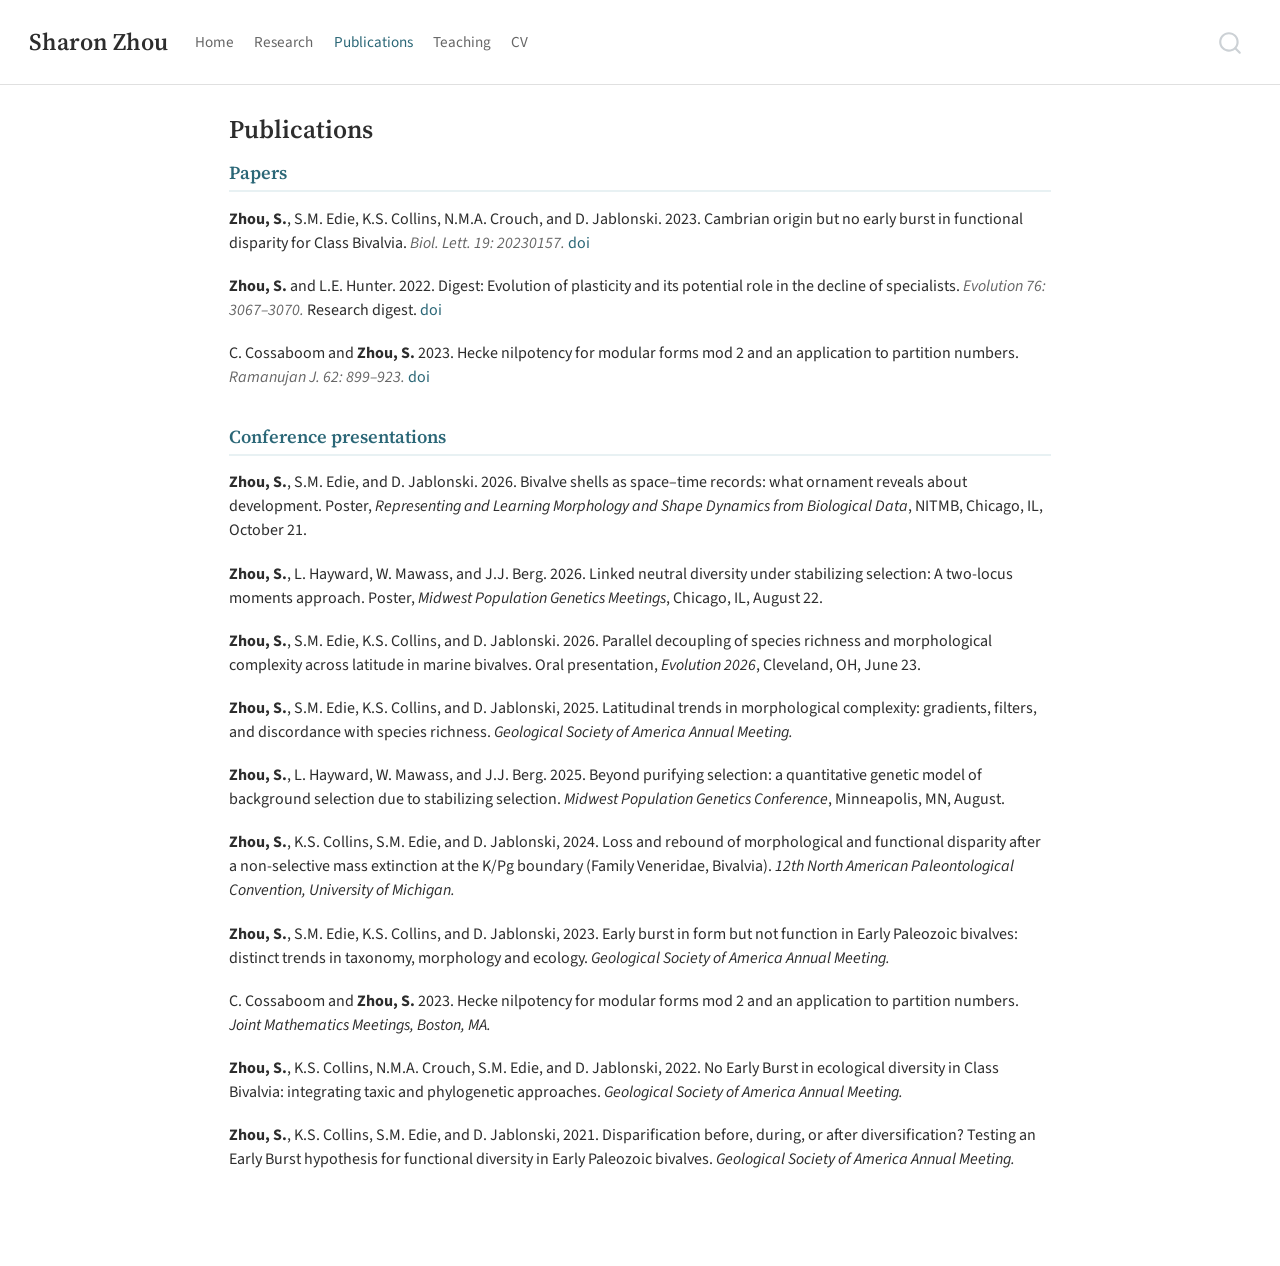
<file: publications.html>
<!DOCTYPE html>
<html xmlns="http://www.w3.org/1999/xhtml" lang="en" xml:lang="en"><head>

<meta charset="utf-8">
<meta name="generator" content="quarto-1.7.29">

<meta name="viewport" content="width=device-width, initial-scale=1.0, user-scalable=yes">


<title>Publications – Sharon Zhou</title>
<style>
code{white-space: pre-wrap;}
span.smallcaps{font-variant: small-caps;}
div.columns{display: flex; gap: min(4vw, 1.5em);}
div.column{flex: auto; overflow-x: auto;}
div.hanging-indent{margin-left: 1.5em; text-indent: -1.5em;}
ul.task-list{list-style: none;}
ul.task-list li input[type="checkbox"] {
  width: 0.8em;
  margin: 0 0.8em 0.2em -1em; /* quarto-specific, see https://github.com/quarto-dev/quarto-cli/issues/4556 */ 
  vertical-align: middle;
}
</style>


<script src="site_libs/quarto-nav/quarto-nav.js"></script>
<script src="site_libs/quarto-nav/headroom.min.js"></script>
<script src="site_libs/clipboard/clipboard.min.js"></script>
<script src="site_libs/quarto-search/autocomplete.umd.js"></script>
<script src="site_libs/quarto-search/fuse.min.js"></script>
<script src="site_libs/quarto-search/quarto-search.js"></script>
<meta name="quarto:offset" content="./">
<script src="site_libs/quarto-html/quarto.js" type="module"></script>
<script src="site_libs/quarto-html/tabsets/tabsets.js" type="module"></script>
<script src="site_libs/quarto-html/popper.min.js"></script>
<script src="site_libs/quarto-html/tippy.umd.min.js"></script>
<script src="site_libs/quarto-html/anchor.min.js"></script>
<link href="site_libs/quarto-html/tippy.css" rel="stylesheet">
<link href="site_libs/quarto-html/quarto-syntax-highlighting-0815c480559380816a4d1ea211a47e91.css" rel="stylesheet" id="quarto-text-highlighting-styles">
<script src="site_libs/bootstrap/bootstrap.min.js"></script>
<link href="site_libs/bootstrap/bootstrap-icons.css" rel="stylesheet">
<link href="site_libs/bootstrap/bootstrap-48048dc38178810a58cf1dc3fba5a31d.min.css" rel="stylesheet" append-hash="true" id="quarto-bootstrap" data-mode="light">
<script id="quarto-search-options" type="application/json">{
  "location": "navbar",
  "copy-button": false,
  "collapse-after": 3,
  "panel-placement": "end",
  "type": "overlay",
  "limit": 50,
  "keyboard-shortcut": [
    "f",
    "/",
    "s"
  ],
  "show-item-context": false,
  "language": {
    "search-no-results-text": "No results",
    "search-matching-documents-text": "matching documents",
    "search-copy-link-title": "Copy link to search",
    "search-hide-matches-text": "Hide additional matches",
    "search-more-match-text": "more match in this document",
    "search-more-matches-text": "more matches in this document",
    "search-clear-button-title": "Clear",
    "search-text-placeholder": "",
    "search-detached-cancel-button-title": "Cancel",
    "search-submit-button-title": "Submit",
    "search-label": "Search"
  }
}</script>


<link rel="stylesheet" href="styles.css">
</head>

<body class="nav-fixed fullcontent quarto-light">

<div id="quarto-search-results"></div>
  <header id="quarto-header" class="headroom fixed-top">
    <nav class="navbar navbar-expand-lg " data-bs-theme="dark">
      <div class="navbar-container container-fluid">
      <div class="navbar-brand-container mx-auto">
    <a class="navbar-brand" href="./index.html">
    <span class="navbar-title">Sharon Zhou</span>
    </a>
  </div>
            <div id="quarto-search" class="" title="Search"></div>
          <button class="navbar-toggler" type="button" data-bs-toggle="collapse" data-bs-target="#navbarCollapse" aria-controls="navbarCollapse" role="menu" aria-expanded="false" aria-label="Toggle navigation" onclick="if (window.quartoToggleHeadroom) { window.quartoToggleHeadroom(); }">
  <span class="navbar-toggler-icon"></span>
</button>
          <div class="collapse navbar-collapse" id="navbarCollapse">
            <ul class="navbar-nav navbar-nav-scroll me-auto">
  <li class="nav-item">
    <a class="nav-link" href="./index.html"> 
<span class="menu-text">Home</span></a>
  </li>  
  <li class="nav-item">
    <a class="nav-link" href="./research.html"> 
<span class="menu-text">Research</span></a>
  </li>  
  <li class="nav-item">
    <a class="nav-link active" href="./publications.html" aria-current="page"> 
<span class="menu-text">Publications</span></a>
  </li>  
  <li class="nav-item">
    <a class="nav-link" href="./teaching.html"> 
<span class="menu-text">Teaching</span></a>
  </li>  
  <li class="nav-item">
    <a class="nav-link" href="./cv.html"> 
<span class="menu-text">CV</span></a>
  </li>  
</ul>
          </div> <!-- /navcollapse -->
            <div class="quarto-navbar-tools">
</div>
      </div> <!-- /container-fluid -->
    </nav>
</header>
<!-- content -->
<div id="quarto-content" class="quarto-container page-columns page-rows-contents page-layout-article page-navbar">
<!-- sidebar -->
<!-- margin-sidebar -->
    
<!-- main -->
<main class="content" id="quarto-document-content">

<header id="title-block-header" class="quarto-title-block default">
<div class="quarto-title">
<h1 class="title">Publications</h1>
</div>



<div class="quarto-title-meta">

    
  
    
  </div>
  


</header>


<section id="papers" class="level2">
<h2 class="anchored" data-anchor-id="papers">Papers</h2>
<div class="pub-entry">
<p><strong>Zhou, S.</strong>, S.M. Edie, K.S. Collins, N.M.A. Crouch, and D. Jablonski. 2023. Cambrian origin but no early burst in functional disparity for Class Bivalvia. <span class="pub-venue"><em>Biol. Lett.</em> 19: 20230157.</span> <a href="https://doi.org/10.1098/rsbl.2023.0157" class="pub-links">doi</a></p>
</div>
<div class="pub-entry">
<p><strong>Zhou, S.</strong> and L.E. Hunter. 2022. Digest: Evolution of plasticity and its potential role in the decline of specialists. <span class="pub-venue"><em>Evolution</em> 76: 3067–3070.</span> Research digest. <a href="https://doi.org/10.1111/evo.14633" class="pub-links">doi</a></p>
</div>
<div class="pub-entry">
<p>C. Cossaboom and <strong>Zhou, S.</strong> 2023. Hecke nilpotency for modular forms mod 2 and an application to partition numbers. <span class="pub-venue"><em>Ramanujan J.</em> 62: 899–923.</span> <a href="https://doi.org/10.1007/s11139-023-00720-6" class="pub-links">doi</a></p>
</div>
</section>
<section id="conference-presentations" class="level2">
<h2 class="anchored" data-anchor-id="conference-presentations">Conference presentations</h2>
<div class="pub-entry">
<p><strong>Zhou, S.</strong>, S.M. Edie, and D. Jablonski. 2026. Bivalve shells as space–time records: what ornament reveals about development. Poster, <em>Representing and Learning Morphology and Shape Dynamics from Biological Data</em>, NITMB, Chicago, IL, October 21.</p>
</div>
<div class="pub-entry">
<p><strong>Zhou, S.</strong>, L. Hayward, W. Mawass, and J.J. Berg. 2026. Linked neutral diversity under stabilizing selection: A two-locus moments approach. Poster, <em>Midwest Population Genetics Meetings</em>, Chicago, IL, August 22.</p>
</div>
<div class="pub-entry">
<p><strong>Zhou, S.</strong>, S.M. Edie, K.S. Collins, and D. Jablonski. 2026. Parallel decoupling of species richness and morphological complexity across latitude in marine bivalves. Oral presentation, <em>Evolution 2026</em>, Cleveland, OH, June 23.</p>
</div>
<div class="pub-entry">
<p><strong>Zhou, S.</strong>, S.M. Edie, K.S. Collins, and D. Jablonski, 2025. Latitudinal trends in morphological complexity: gradients, filters, and discordance with species richness. <em>Geological Society of America Annual Meeting.</em></p>
</div>
<div class="pub-entry">
<p><strong>Zhou, S.</strong>, L. Hayward, W. Mawass, and J.J. Berg. 2025. Beyond purifying selection: a quantitative genetic model of background selection due to stabilizing selection. <em>Midwest Population Genetics Conference</em>, Minneapolis, MN, August.</p>
</div>
<div class="pub-entry">
<p><strong>Zhou, S.</strong>, K.S. Collins, S.M. Edie, and D. Jablonski, 2024. Loss and rebound of morphological and functional disparity after a non-selective mass extinction at the K/Pg boundary (Family Veneridae, Bivalvia). <em>12th North American Paleontological Convention, University of Michigan.</em></p>
</div>
<div class="pub-entry">
<p><strong>Zhou, S.</strong>, S.M. Edie, K.S. Collins, and D. Jablonski, 2023. Early burst in form but not function in Early Paleozoic bivalves: distinct trends in taxonomy, morphology and ecology. <em>Geological Society of America Annual Meeting.</em></p>
</div>
<div class="pub-entry">
<p>C. Cossaboom and <strong>Zhou, S.</strong> 2023. Hecke nilpotency for modular forms mod 2 and an application to partition numbers. <em>Joint Mathematics Meetings, Boston, MA.</em></p>
</div>
<div class="pub-entry">
<p><strong>Zhou, S.</strong>, K.S. Collins, N.M.A. Crouch, S.M. Edie, and D. Jablonski, 2022. No Early Burst in ecological diversity in Class Bivalvia: integrating taxic and phylogenetic approaches. <em>Geological Society of America Annual Meeting.</em></p>
</div>
<div class="pub-entry">
<p><strong>Zhou, S.</strong>, K.S. Collins, S.M. Edie, and D. Jablonski, 2021. Disparification before, during, or after diversification? Testing an Early Burst hypothesis for functional diversity in Early Paleozoic bivalves. <em>Geological Society of America Annual Meeting.</em></p>
</div>


</section>

</main> <!-- /main -->
<script id="quarto-html-after-body" type="application/javascript">
  window.document.addEventListener("DOMContentLoaded", function (event) {
    const icon = "";
    const anchorJS = new window.AnchorJS();
    anchorJS.options = {
      placement: 'right',
      icon: icon
    };
    anchorJS.add('.anchored');
    const isCodeAnnotation = (el) => {
      for (const clz of el.classList) {
        if (clz.startsWith('code-annotation-')) {                     
          return true;
        }
      }
      return false;
    }
    const onCopySuccess = function(e) {
      // button target
      const button = e.trigger;
      // don't keep focus
      button.blur();
      // flash "checked"
      button.classList.add('code-copy-button-checked');
      var currentTitle = button.getAttribute("title");
      button.setAttribute("title", "Copied!");
      let tooltip;
      if (window.bootstrap) {
        button.setAttribute("data-bs-toggle", "tooltip");
        button.setAttribute("data-bs-placement", "left");
        button.setAttribute("data-bs-title", "Copied!");
        tooltip = new bootstrap.Tooltip(button, 
          { trigger: "manual", 
            customClass: "code-copy-button-tooltip",
            offset: [0, -8]});
        tooltip.show();    
      }
      setTimeout(function() {
        if (tooltip) {
          tooltip.hide();
          button.removeAttribute("data-bs-title");
          button.removeAttribute("data-bs-toggle");
          button.removeAttribute("data-bs-placement");
        }
        button.setAttribute("title", currentTitle);
        button.classList.remove('code-copy-button-checked');
      }, 1000);
      // clear code selection
      e.clearSelection();
    }
    const getTextToCopy = function(trigger) {
        const codeEl = trigger.previousElementSibling.cloneNode(true);
        for (const childEl of codeEl.children) {
          if (isCodeAnnotation(childEl)) {
            childEl.remove();
          }
        }
        return codeEl.innerText;
    }
    const clipboard = new window.ClipboardJS('.code-copy-button:not([data-in-quarto-modal])', {
      text: getTextToCopy
    });
    clipboard.on('success', onCopySuccess);
    if (window.document.getElementById('quarto-embedded-source-code-modal')) {
      const clipboardModal = new window.ClipboardJS('.code-copy-button[data-in-quarto-modal]', {
        text: getTextToCopy,
        container: window.document.getElementById('quarto-embedded-source-code-modal')
      });
      clipboardModal.on('success', onCopySuccess);
    }
      var localhostRegex = new RegExp(/^(?:http|https):\/\/localhost\:?[0-9]*\//);
      var mailtoRegex = new RegExp(/^mailto:/);
        var filterRegex = new RegExp("https:\/\/sharonyiwenz\.github\.io\/");
      var isInternal = (href) => {
          return filterRegex.test(href) || localhostRegex.test(href) || mailtoRegex.test(href);
      }
      // Inspect non-navigation links and adorn them if external
     var links = window.document.querySelectorAll('a[href]:not(.nav-link):not(.navbar-brand):not(.toc-action):not(.sidebar-link):not(.sidebar-item-toggle):not(.pagination-link):not(.no-external):not([aria-hidden]):not(.dropdown-item):not(.quarto-navigation-tool):not(.about-link)');
      for (var i=0; i<links.length; i++) {
        const link = links[i];
        if (!isInternal(link.href)) {
          // undo the damage that might have been done by quarto-nav.js in the case of
          // links that we want to consider external
          if (link.dataset.originalHref !== undefined) {
            link.href = link.dataset.originalHref;
          }
        }
      }
    function tippyHover(el, contentFn, onTriggerFn, onUntriggerFn) {
      const config = {
        allowHTML: true,
        maxWidth: 500,
        delay: 100,
        arrow: false,
        appendTo: function(el) {
            return el.parentElement;
        },
        interactive: true,
        interactiveBorder: 10,
        theme: 'quarto',
        placement: 'bottom-start',
      };
      if (contentFn) {
        config.content = contentFn;
      }
      if (onTriggerFn) {
        config.onTrigger = onTriggerFn;
      }
      if (onUntriggerFn) {
        config.onUntrigger = onUntriggerFn;
      }
      window.tippy(el, config); 
    }
    const noterefs = window.document.querySelectorAll('a[role="doc-noteref"]');
    for (var i=0; i<noterefs.length; i++) {
      const ref = noterefs[i];
      tippyHover(ref, function() {
        // use id or data attribute instead here
        let href = ref.getAttribute('data-footnote-href') || ref.getAttribute('href');
        try { href = new URL(href).hash; } catch {}
        const id = href.replace(/^#\/?/, "");
        const note = window.document.getElementById(id);
        if (note) {
          return note.innerHTML;
        } else {
          return "";
        }
      });
    }
    const xrefs = window.document.querySelectorAll('a.quarto-xref');
    const processXRef = (id, note) => {
      // Strip column container classes
      const stripColumnClz = (el) => {
        el.classList.remove("page-full", "page-columns");
        if (el.children) {
          for (const child of el.children) {
            stripColumnClz(child);
          }
        }
      }
      stripColumnClz(note)
      if (id === null || id.startsWith('sec-')) {
        // Special case sections, only their first couple elements
        const container = document.createElement("div");
        if (note.children && note.children.length > 2) {
          container.appendChild(note.children[0].cloneNode(true));
          for (let i = 1; i < note.children.length; i++) {
            const child = note.children[i];
            if (child.tagName === "P" && child.innerText === "") {
              continue;
            } else {
              container.appendChild(child.cloneNode(true));
              break;
            }
          }
          if (window.Quarto?.typesetMath) {
            window.Quarto.typesetMath(container);
          }
          return container.innerHTML
        } else {
          if (window.Quarto?.typesetMath) {
            window.Quarto.typesetMath(note);
          }
          return note.innerHTML;
        }
      } else {
        // Remove any anchor links if they are present
        const anchorLink = note.querySelector('a.anchorjs-link');
        if (anchorLink) {
          anchorLink.remove();
        }
        if (window.Quarto?.typesetMath) {
          window.Quarto.typesetMath(note);
        }
        if (note.classList.contains("callout")) {
          return note.outerHTML;
        } else {
          return note.innerHTML;
        }
      }
    }
    for (var i=0; i<xrefs.length; i++) {
      const xref = xrefs[i];
      tippyHover(xref, undefined, function(instance) {
        instance.disable();
        let url = xref.getAttribute('href');
        let hash = undefined; 
        if (url.startsWith('#')) {
          hash = url;
        } else {
          try { hash = new URL(url).hash; } catch {}
        }
        if (hash) {
          const id = hash.replace(/^#\/?/, "");
          const note = window.document.getElementById(id);
          if (note !== null) {
            try {
              const html = processXRef(id, note.cloneNode(true));
              instance.setContent(html);
            } finally {
              instance.enable();
              instance.show();
            }
          } else {
            // See if we can fetch this
            fetch(url.split('#')[0])
            .then(res => res.text())
            .then(html => {
              const parser = new DOMParser();
              const htmlDoc = parser.parseFromString(html, "text/html");
              const note = htmlDoc.getElementById(id);
              if (note !== null) {
                const html = processXRef(id, note);
                instance.setContent(html);
              } 
            }).finally(() => {
              instance.enable();
              instance.show();
            });
          }
        } else {
          // See if we can fetch a full url (with no hash to target)
          // This is a special case and we should probably do some content thinning / targeting
          fetch(url)
          .then(res => res.text())
          .then(html => {
            const parser = new DOMParser();
            const htmlDoc = parser.parseFromString(html, "text/html");
            const note = htmlDoc.querySelector('main.content');
            if (note !== null) {
              // This should only happen for chapter cross references
              // (since there is no id in the URL)
              // remove the first header
              if (note.children.length > 0 && note.children[0].tagName === "HEADER") {
                note.children[0].remove();
              }
              const html = processXRef(null, note);
              instance.setContent(html);
            } 
          }).finally(() => {
            instance.enable();
            instance.show();
          });
        }
      }, function(instance) {
      });
    }
        let selectedAnnoteEl;
        const selectorForAnnotation = ( cell, annotation) => {
          let cellAttr = 'data-code-cell="' + cell + '"';
          let lineAttr = 'data-code-annotation="' +  annotation + '"';
          const selector = 'span[' + cellAttr + '][' + lineAttr + ']';
          return selector;
        }
        const selectCodeLines = (annoteEl) => {
          const doc = window.document;
          const targetCell = annoteEl.getAttribute("data-target-cell");
          const targetAnnotation = annoteEl.getAttribute("data-target-annotation");
          const annoteSpan = window.document.querySelector(selectorForAnnotation(targetCell, targetAnnotation));
          const lines = annoteSpan.getAttribute("data-code-lines").split(",");
          const lineIds = lines.map((line) => {
            return targetCell + "-" + line;
          })
          let top = null;
          let height = null;
          let parent = null;
          if (lineIds.length > 0) {
              //compute the position of the single el (top and bottom and make a div)
              const el = window.document.getElementById(lineIds[0]);
              top = el.offsetTop;
              height = el.offsetHeight;
              parent = el.parentElement.parentElement;
            if (lineIds.length > 1) {
              const lastEl = window.document.getElementById(lineIds[lineIds.length - 1]);
              const bottom = lastEl.offsetTop + lastEl.offsetHeight;
              height = bottom - top;
            }
            if (top !== null && height !== null && parent !== null) {
              // cook up a div (if necessary) and position it 
              let div = window.document.getElementById("code-annotation-line-highlight");
              if (div === null) {
                div = window.document.createElement("div");
                div.setAttribute("id", "code-annotation-line-highlight");
                div.style.position = 'absolute';
                parent.appendChild(div);
              }
              div.style.top = top - 2 + "px";
              div.style.height = height + 4 + "px";
              div.style.left = 0;
              let gutterDiv = window.document.getElementById("code-annotation-line-highlight-gutter");
              if (gutterDiv === null) {
                gutterDiv = window.document.createElement("div");
                gutterDiv.setAttribute("id", "code-annotation-line-highlight-gutter");
                gutterDiv.style.position = 'absolute';
                const codeCell = window.document.getElementById(targetCell);
                const gutter = codeCell.querySelector('.code-annotation-gutter');
                gutter.appendChild(gutterDiv);
              }
              gutterDiv.style.top = top - 2 + "px";
              gutterDiv.style.height = height + 4 + "px";
            }
            selectedAnnoteEl = annoteEl;
          }
        };
        const unselectCodeLines = () => {
          const elementsIds = ["code-annotation-line-highlight", "code-annotation-line-highlight-gutter"];
          elementsIds.forEach((elId) => {
            const div = window.document.getElementById(elId);
            if (div) {
              div.remove();
            }
          });
          selectedAnnoteEl = undefined;
        };
          // Handle positioning of the toggle
      window.addEventListener(
        "resize",
        throttle(() => {
          elRect = undefined;
          if (selectedAnnoteEl) {
            selectCodeLines(selectedAnnoteEl);
          }
        }, 10)
      );
      function throttle(fn, ms) {
      let throttle = false;
      let timer;
        return (...args) => {
          if(!throttle) { // first call gets through
              fn.apply(this, args);
              throttle = true;
          } else { // all the others get throttled
              if(timer) clearTimeout(timer); // cancel #2
              timer = setTimeout(() => {
                fn.apply(this, args);
                timer = throttle = false;
              }, ms);
          }
        };
      }
        // Attach click handler to the DT
        const annoteDls = window.document.querySelectorAll('dt[data-target-cell]');
        for (const annoteDlNode of annoteDls) {
          annoteDlNode.addEventListener('click', (event) => {
            const clickedEl = event.target;
            if (clickedEl !== selectedAnnoteEl) {
              unselectCodeLines();
              const activeEl = window.document.querySelector('dt[data-target-cell].code-annotation-active');
              if (activeEl) {
                activeEl.classList.remove('code-annotation-active');
              }
              selectCodeLines(clickedEl);
              clickedEl.classList.add('code-annotation-active');
            } else {
              // Unselect the line
              unselectCodeLines();
              clickedEl.classList.remove('code-annotation-active');
            }
          });
        }
    const findCites = (el) => {
      const parentEl = el.parentElement;
      if (parentEl) {
        const cites = parentEl.dataset.cites;
        if (cites) {
          return {
            el,
            cites: cites.split(' ')
          };
        } else {
          return findCites(el.parentElement)
        }
      } else {
        return undefined;
      }
    };
    var bibliorefs = window.document.querySelectorAll('a[role="doc-biblioref"]');
    for (var i=0; i<bibliorefs.length; i++) {
      const ref = bibliorefs[i];
      const citeInfo = findCites(ref);
      if (citeInfo) {
        tippyHover(citeInfo.el, function() {
          var popup = window.document.createElement('div');
          citeInfo.cites.forEach(function(cite) {
            var citeDiv = window.document.createElement('div');
            citeDiv.classList.add('hanging-indent');
            citeDiv.classList.add('csl-entry');
            var biblioDiv = window.document.getElementById('ref-' + cite);
            if (biblioDiv) {
              citeDiv.innerHTML = biblioDiv.innerHTML;
            }
            popup.appendChild(citeDiv);
          });
          return popup.innerHTML;
        });
      }
    }
  });
  </script>
</div> <!-- /content -->




</body></html>
</file>
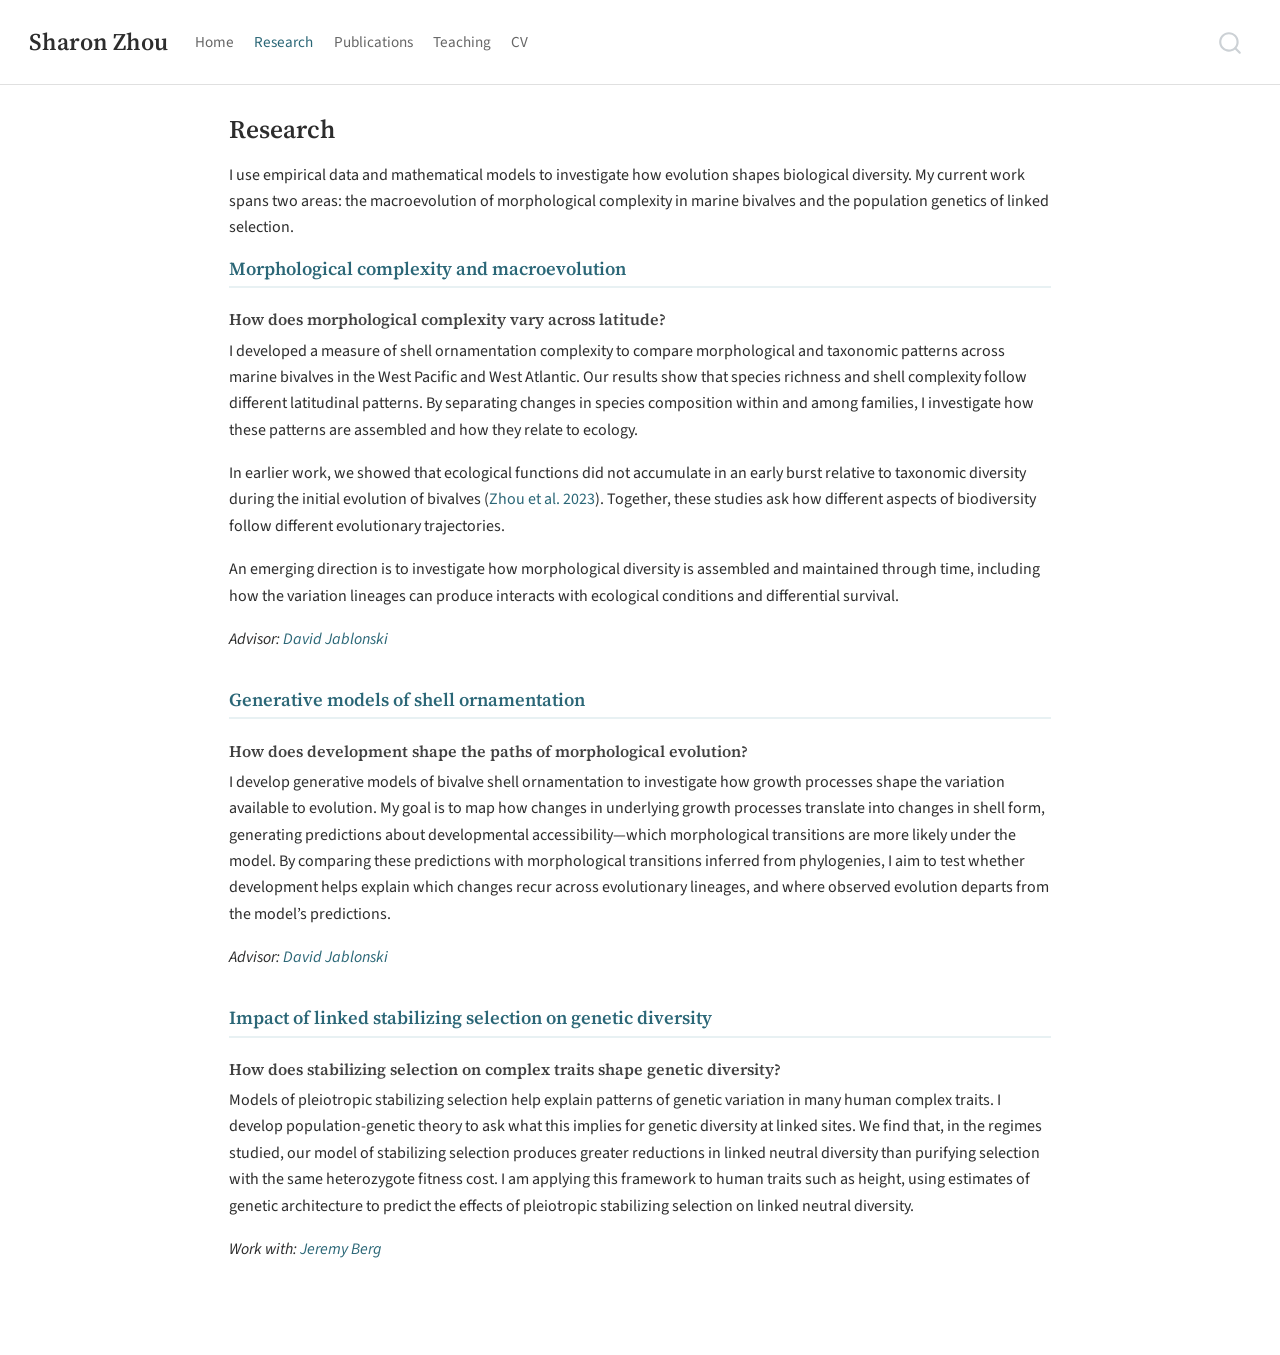
<file: research.html>
<!DOCTYPE html>
<html xmlns="http://www.w3.org/1999/xhtml" lang="en" xml:lang="en"><head>

<meta charset="utf-8">
<meta name="generator" content="quarto-1.7.29">

<meta name="viewport" content="width=device-width, initial-scale=1.0, user-scalable=yes">


<title>Research – Sharon Zhou</title>
<style>
code{white-space: pre-wrap;}
span.smallcaps{font-variant: small-caps;}
div.columns{display: flex; gap: min(4vw, 1.5em);}
div.column{flex: auto; overflow-x: auto;}
div.hanging-indent{margin-left: 1.5em; text-indent: -1.5em;}
ul.task-list{list-style: none;}
ul.task-list li input[type="checkbox"] {
  width: 0.8em;
  margin: 0 0.8em 0.2em -1em; /* quarto-specific, see https://github.com/quarto-dev/quarto-cli/issues/4556 */ 
  vertical-align: middle;
}
</style>


<script src="site_libs/quarto-nav/quarto-nav.js"></script>
<script src="site_libs/quarto-nav/headroom.min.js"></script>
<script src="site_libs/clipboard/clipboard.min.js"></script>
<script src="site_libs/quarto-search/autocomplete.umd.js"></script>
<script src="site_libs/quarto-search/fuse.min.js"></script>
<script src="site_libs/quarto-search/quarto-search.js"></script>
<meta name="quarto:offset" content="./">
<script src="site_libs/quarto-html/quarto.js" type="module"></script>
<script src="site_libs/quarto-html/tabsets/tabsets.js" type="module"></script>
<script src="site_libs/quarto-html/popper.min.js"></script>
<script src="site_libs/quarto-html/tippy.umd.min.js"></script>
<script src="site_libs/quarto-html/anchor.min.js"></script>
<link href="site_libs/quarto-html/tippy.css" rel="stylesheet">
<link href="site_libs/quarto-html/quarto-syntax-highlighting-0815c480559380816a4d1ea211a47e91.css" rel="stylesheet" id="quarto-text-highlighting-styles">
<script src="site_libs/bootstrap/bootstrap.min.js"></script>
<link href="site_libs/bootstrap/bootstrap-icons.css" rel="stylesheet">
<link href="site_libs/bootstrap/bootstrap-48048dc38178810a58cf1dc3fba5a31d.min.css" rel="stylesheet" append-hash="true" id="quarto-bootstrap" data-mode="light">
<script id="quarto-search-options" type="application/json">{
  "location": "navbar",
  "copy-button": false,
  "collapse-after": 3,
  "panel-placement": "end",
  "type": "overlay",
  "limit": 50,
  "keyboard-shortcut": [
    "f",
    "/",
    "s"
  ],
  "show-item-context": false,
  "language": {
    "search-no-results-text": "No results",
    "search-matching-documents-text": "matching documents",
    "search-copy-link-title": "Copy link to search",
    "search-hide-matches-text": "Hide additional matches",
    "search-more-match-text": "more match in this document",
    "search-more-matches-text": "more matches in this document",
    "search-clear-button-title": "Clear",
    "search-text-placeholder": "",
    "search-detached-cancel-button-title": "Cancel",
    "search-submit-button-title": "Submit",
    "search-label": "Search"
  }
}</script>


<link rel="stylesheet" href="styles.css">
</head>

<body class="nav-fixed fullcontent quarto-light">

<div id="quarto-search-results"></div>
  <header id="quarto-header" class="headroom fixed-top">
    <nav class="navbar navbar-expand-lg " data-bs-theme="dark">
      <div class="navbar-container container-fluid">
      <div class="navbar-brand-container mx-auto">
    <a class="navbar-brand" href="./index.html">
    <span class="navbar-title">Sharon Zhou</span>
    </a>
  </div>
            <div id="quarto-search" class="" title="Search"></div>
          <button class="navbar-toggler" type="button" data-bs-toggle="collapse" data-bs-target="#navbarCollapse" aria-controls="navbarCollapse" role="menu" aria-expanded="false" aria-label="Toggle navigation" onclick="if (window.quartoToggleHeadroom) { window.quartoToggleHeadroom(); }">
  <span class="navbar-toggler-icon"></span>
</button>
          <div class="collapse navbar-collapse" id="navbarCollapse">
            <ul class="navbar-nav navbar-nav-scroll me-auto">
  <li class="nav-item">
    <a class="nav-link" href="./index.html"> 
<span class="menu-text">Home</span></a>
  </li>  
  <li class="nav-item">
    <a class="nav-link active" href="./research.html" aria-current="page"> 
<span class="menu-text">Research</span></a>
  </li>  
  <li class="nav-item">
    <a class="nav-link" href="./publications.html"> 
<span class="menu-text">Publications</span></a>
  </li>  
  <li class="nav-item">
    <a class="nav-link" href="./teaching.html"> 
<span class="menu-text">Teaching</span></a>
  </li>  
  <li class="nav-item">
    <a class="nav-link" href="./cv.html"> 
<span class="menu-text">CV</span></a>
  </li>  
</ul>
          </div> <!-- /navcollapse -->
            <div class="quarto-navbar-tools">
</div>
      </div> <!-- /container-fluid -->
    </nav>
</header>
<!-- content -->
<div id="quarto-content" class="quarto-container page-columns page-rows-contents page-layout-article page-navbar">
<!-- sidebar -->
<!-- margin-sidebar -->
    
<!-- main -->
<main class="content" id="quarto-document-content">

<header id="title-block-header" class="quarto-title-block default">
<div class="quarto-title">
<h1 class="title">Research</h1>
</div>



<div class="quarto-title-meta">

    
  
    
  </div>
  


</header>


<p>I use empirical data and mathematical models to investigate how evolution shapes biological diversity. My current work spans two areas: the macroevolution of morphological complexity in marine bivalves and the population genetics of linked selection.</p>
<section id="morphological-complexity-and-macroevolution" class="level2">
<h2 class="anchored" data-anchor-id="morphological-complexity-and-macroevolution">Morphological complexity and macroevolution</h2>
<section id="how-does-morphological-complexity-vary-across-latitude" class="level3">
<h3 class="anchored" data-anchor-id="how-does-morphological-complexity-vary-across-latitude">How does morphological complexity vary across latitude?</h3>
<p>I developed a measure of shell ornamentation complexity to compare morphological and taxonomic patterns across marine bivalves in the West Pacific and West Atlantic. Our results show that species richness and shell complexity follow different latitudinal patterns. By separating changes in species composition within and among families, I investigate how these patterns are assembled and how they relate to ecology.</p>
<p>In earlier work, we showed that ecological functions did not accumulate in an early burst relative to taxonomic diversity during the initial evolution of bivalves (<a href="https://doi.org/10.1098/rsbl.2023.0157">Zhou et al.&nbsp;2023</a>). Together, these studies ask how different aspects of biodiversity follow different evolutionary trajectories.</p>
<p>An emerging direction is to investigate how morphological diversity is assembled and maintained through time, including how the variation lineages can produce interacts with ecological conditions and differential survival.</p>
<p><em>Advisor: <a href="https://geosci.uchicago.edu/people/david-jablonski/">David Jablonski</a></em></p>
</section>
</section>
<section id="generative-models-of-shell-ornamentation" class="level2">
<h2 class="anchored" data-anchor-id="generative-models-of-shell-ornamentation">Generative models of shell ornamentation</h2>
<section id="how-does-development-shape-the-paths-of-morphological-evolution" class="level3">
<h3 class="anchored" data-anchor-id="how-does-development-shape-the-paths-of-morphological-evolution">How does development shape the paths of morphological evolution?</h3>
<p>I develop generative models of bivalve shell ornamentation to investigate how growth processes shape the variation available to evolution. My goal is to map how changes in underlying growth processes translate into changes in shell form, generating predictions about developmental accessibility—which morphological transitions are more likely under the model. By comparing these predictions with morphological transitions inferred from phylogenies, I aim to test whether development helps explain which changes recur across evolutionary lineages, and where observed evolution departs from the model’s predictions.</p>
<p><em>Advisor: <a href="https://geosci.uchicago.edu/people/david-jablonski/">David Jablonski</a></em></p>
</section>
</section>
<section id="impact-of-linked-stabilizing-selection-on-genetic-diversity" class="level2">
<h2 class="anchored" data-anchor-id="impact-of-linked-stabilizing-selection-on-genetic-diversity">Impact of linked stabilizing selection on genetic diversity</h2>
<section id="how-does-stabilizing-selection-on-complex-traits-shape-genetic-diversity" class="level3">
<h3 class="anchored" data-anchor-id="how-does-stabilizing-selection-on-complex-traits-shape-genetic-diversity">How does stabilizing selection on complex traits shape genetic diversity?</h3>
<p>Models of pleiotropic stabilizing selection help explain patterns of genetic variation in many human complex traits. I develop population-genetic theory to ask what this implies for genetic diversity at linked sites. We find that, in the regimes studied, our model of stabilizing selection produces greater reductions in linked neutral diversity than purifying selection with the same heterozygote fitness cost. I am applying this framework to human traits such as height, using estimates of genetic architecture to predict the effects of pleiotropic stabilizing selection on linked neutral diversity.</p>
<p><em>Work with: <a href="http://www.jjbpopgen.org/">Jeremy Berg</a></em></p>


</section>
</section>

</main> <!-- /main -->
<script id="quarto-html-after-body" type="application/javascript">
  window.document.addEventListener("DOMContentLoaded", function (event) {
    const icon = "";
    const anchorJS = new window.AnchorJS();
    anchorJS.options = {
      placement: 'right',
      icon: icon
    };
    anchorJS.add('.anchored');
    const isCodeAnnotation = (el) => {
      for (const clz of el.classList) {
        if (clz.startsWith('code-annotation-')) {                     
          return true;
        }
      }
      return false;
    }
    const onCopySuccess = function(e) {
      // button target
      const button = e.trigger;
      // don't keep focus
      button.blur();
      // flash "checked"
      button.classList.add('code-copy-button-checked');
      var currentTitle = button.getAttribute("title");
      button.setAttribute("title", "Copied!");
      let tooltip;
      if (window.bootstrap) {
        button.setAttribute("data-bs-toggle", "tooltip");
        button.setAttribute("data-bs-placement", "left");
        button.setAttribute("data-bs-title", "Copied!");
        tooltip = new bootstrap.Tooltip(button, 
          { trigger: "manual", 
            customClass: "code-copy-button-tooltip",
            offset: [0, -8]});
        tooltip.show();    
      }
      setTimeout(function() {
        if (tooltip) {
          tooltip.hide();
          button.removeAttribute("data-bs-title");
          button.removeAttribute("data-bs-toggle");
          button.removeAttribute("data-bs-placement");
        }
        button.setAttribute("title", currentTitle);
        button.classList.remove('code-copy-button-checked');
      }, 1000);
      // clear code selection
      e.clearSelection();
    }
    const getTextToCopy = function(trigger) {
        const codeEl = trigger.previousElementSibling.cloneNode(true);
        for (const childEl of codeEl.children) {
          if (isCodeAnnotation(childEl)) {
            childEl.remove();
          }
        }
        return codeEl.innerText;
    }
    const clipboard = new window.ClipboardJS('.code-copy-button:not([data-in-quarto-modal])', {
      text: getTextToCopy
    });
    clipboard.on('success', onCopySuccess);
    if (window.document.getElementById('quarto-embedded-source-code-modal')) {
      const clipboardModal = new window.ClipboardJS('.code-copy-button[data-in-quarto-modal]', {
        text: getTextToCopy,
        container: window.document.getElementById('quarto-embedded-source-code-modal')
      });
      clipboardModal.on('success', onCopySuccess);
    }
      var localhostRegex = new RegExp(/^(?:http|https):\/\/localhost\:?[0-9]*\//);
      var mailtoRegex = new RegExp(/^mailto:/);
        var filterRegex = new RegExp("https:\/\/sharonyiwenz\.github\.io\/");
      var isInternal = (href) => {
          return filterRegex.test(href) || localhostRegex.test(href) || mailtoRegex.test(href);
      }
      // Inspect non-navigation links and adorn them if external
     var links = window.document.querySelectorAll('a[href]:not(.nav-link):not(.navbar-brand):not(.toc-action):not(.sidebar-link):not(.sidebar-item-toggle):not(.pagination-link):not(.no-external):not([aria-hidden]):not(.dropdown-item):not(.quarto-navigation-tool):not(.about-link)');
      for (var i=0; i<links.length; i++) {
        const link = links[i];
        if (!isInternal(link.href)) {
          // undo the damage that might have been done by quarto-nav.js in the case of
          // links that we want to consider external
          if (link.dataset.originalHref !== undefined) {
            link.href = link.dataset.originalHref;
          }
        }
      }
    function tippyHover(el, contentFn, onTriggerFn, onUntriggerFn) {
      const config = {
        allowHTML: true,
        maxWidth: 500,
        delay: 100,
        arrow: false,
        appendTo: function(el) {
            return el.parentElement;
        },
        interactive: true,
        interactiveBorder: 10,
        theme: 'quarto',
        placement: 'bottom-start',
      };
      if (contentFn) {
        config.content = contentFn;
      }
      if (onTriggerFn) {
        config.onTrigger = onTriggerFn;
      }
      if (onUntriggerFn) {
        config.onUntrigger = onUntriggerFn;
      }
      window.tippy(el, config); 
    }
    const noterefs = window.document.querySelectorAll('a[role="doc-noteref"]');
    for (var i=0; i<noterefs.length; i++) {
      const ref = noterefs[i];
      tippyHover(ref, function() {
        // use id or data attribute instead here
        let href = ref.getAttribute('data-footnote-href') || ref.getAttribute('href');
        try { href = new URL(href).hash; } catch {}
        const id = href.replace(/^#\/?/, "");
        const note = window.document.getElementById(id);
        if (note) {
          return note.innerHTML;
        } else {
          return "";
        }
      });
    }
    const xrefs = window.document.querySelectorAll('a.quarto-xref');
    const processXRef = (id, note) => {
      // Strip column container classes
      const stripColumnClz = (el) => {
        el.classList.remove("page-full", "page-columns");
        if (el.children) {
          for (const child of el.children) {
            stripColumnClz(child);
          }
        }
      }
      stripColumnClz(note)
      if (id === null || id.startsWith('sec-')) {
        // Special case sections, only their first couple elements
        const container = document.createElement("div");
        if (note.children && note.children.length > 2) {
          container.appendChild(note.children[0].cloneNode(true));
          for (let i = 1; i < note.children.length; i++) {
            const child = note.children[i];
            if (child.tagName === "P" && child.innerText === "") {
              continue;
            } else {
              container.appendChild(child.cloneNode(true));
              break;
            }
          }
          if (window.Quarto?.typesetMath) {
            window.Quarto.typesetMath(container);
          }
          return container.innerHTML
        } else {
          if (window.Quarto?.typesetMath) {
            window.Quarto.typesetMath(note);
          }
          return note.innerHTML;
        }
      } else {
        // Remove any anchor links if they are present
        const anchorLink = note.querySelector('a.anchorjs-link');
        if (anchorLink) {
          anchorLink.remove();
        }
        if (window.Quarto?.typesetMath) {
          window.Quarto.typesetMath(note);
        }
        if (note.classList.contains("callout")) {
          return note.outerHTML;
        } else {
          return note.innerHTML;
        }
      }
    }
    for (var i=0; i<xrefs.length; i++) {
      const xref = xrefs[i];
      tippyHover(xref, undefined, function(instance) {
        instance.disable();
        let url = xref.getAttribute('href');
        let hash = undefined; 
        if (url.startsWith('#')) {
          hash = url;
        } else {
          try { hash = new URL(url).hash; } catch {}
        }
        if (hash) {
          const id = hash.replace(/^#\/?/, "");
          const note = window.document.getElementById(id);
          if (note !== null) {
            try {
              const html = processXRef(id, note.cloneNode(true));
              instance.setContent(html);
            } finally {
              instance.enable();
              instance.show();
            }
          } else {
            // See if we can fetch this
            fetch(url.split('#')[0])
            .then(res => res.text())
            .then(html => {
              const parser = new DOMParser();
              const htmlDoc = parser.parseFromString(html, "text/html");
              const note = htmlDoc.getElementById(id);
              if (note !== null) {
                const html = processXRef(id, note);
                instance.setContent(html);
              } 
            }).finally(() => {
              instance.enable();
              instance.show();
            });
          }
        } else {
          // See if we can fetch a full url (with no hash to target)
          // This is a special case and we should probably do some content thinning / targeting
          fetch(url)
          .then(res => res.text())
          .then(html => {
            const parser = new DOMParser();
            const htmlDoc = parser.parseFromString(html, "text/html");
            const note = htmlDoc.querySelector('main.content');
            if (note !== null) {
              // This should only happen for chapter cross references
              // (since there is no id in the URL)
              // remove the first header
              if (note.children.length > 0 && note.children[0].tagName === "HEADER") {
                note.children[0].remove();
              }
              const html = processXRef(null, note);
              instance.setContent(html);
            } 
          }).finally(() => {
            instance.enable();
            instance.show();
          });
        }
      }, function(instance) {
      });
    }
        let selectedAnnoteEl;
        const selectorForAnnotation = ( cell, annotation) => {
          let cellAttr = 'data-code-cell="' + cell + '"';
          let lineAttr = 'data-code-annotation="' +  annotation + '"';
          const selector = 'span[' + cellAttr + '][' + lineAttr + ']';
          return selector;
        }
        const selectCodeLines = (annoteEl) => {
          const doc = window.document;
          const targetCell = annoteEl.getAttribute("data-target-cell");
          const targetAnnotation = annoteEl.getAttribute("data-target-annotation");
          const annoteSpan = window.document.querySelector(selectorForAnnotation(targetCell, targetAnnotation));
          const lines = annoteSpan.getAttribute("data-code-lines").split(",");
          const lineIds = lines.map((line) => {
            return targetCell + "-" + line;
          })
          let top = null;
          let height = null;
          let parent = null;
          if (lineIds.length > 0) {
              //compute the position of the single el (top and bottom and make a div)
              const el = window.document.getElementById(lineIds[0]);
              top = el.offsetTop;
              height = el.offsetHeight;
              parent = el.parentElement.parentElement;
            if (lineIds.length > 1) {
              const lastEl = window.document.getElementById(lineIds[lineIds.length - 1]);
              const bottom = lastEl.offsetTop + lastEl.offsetHeight;
              height = bottom - top;
            }
            if (top !== null && height !== null && parent !== null) {
              // cook up a div (if necessary) and position it 
              let div = window.document.getElementById("code-annotation-line-highlight");
              if (div === null) {
                div = window.document.createElement("div");
                div.setAttribute("id", "code-annotation-line-highlight");
                div.style.position = 'absolute';
                parent.appendChild(div);
              }
              div.style.top = top - 2 + "px";
              div.style.height = height + 4 + "px";
              div.style.left = 0;
              let gutterDiv = window.document.getElementById("code-annotation-line-highlight-gutter");
              if (gutterDiv === null) {
                gutterDiv = window.document.createElement("div");
                gutterDiv.setAttribute("id", "code-annotation-line-highlight-gutter");
                gutterDiv.style.position = 'absolute';
                const codeCell = window.document.getElementById(targetCell);
                const gutter = codeCell.querySelector('.code-annotation-gutter');
                gutter.appendChild(gutterDiv);
              }
              gutterDiv.style.top = top - 2 + "px";
              gutterDiv.style.height = height + 4 + "px";
            }
            selectedAnnoteEl = annoteEl;
          }
        };
        const unselectCodeLines = () => {
          const elementsIds = ["code-annotation-line-highlight", "code-annotation-line-highlight-gutter"];
          elementsIds.forEach((elId) => {
            const div = window.document.getElementById(elId);
            if (div) {
              div.remove();
            }
          });
          selectedAnnoteEl = undefined;
        };
          // Handle positioning of the toggle
      window.addEventListener(
        "resize",
        throttle(() => {
          elRect = undefined;
          if (selectedAnnoteEl) {
            selectCodeLines(selectedAnnoteEl);
          }
        }, 10)
      );
      function throttle(fn, ms) {
      let throttle = false;
      let timer;
        return (...args) => {
          if(!throttle) { // first call gets through
              fn.apply(this, args);
              throttle = true;
          } else { // all the others get throttled
              if(timer) clearTimeout(timer); // cancel #2
              timer = setTimeout(() => {
                fn.apply(this, args);
                timer = throttle = false;
              }, ms);
          }
        };
      }
        // Attach click handler to the DT
        const annoteDls = window.document.querySelectorAll('dt[data-target-cell]');
        for (const annoteDlNode of annoteDls) {
          annoteDlNode.addEventListener('click', (event) => {
            const clickedEl = event.target;
            if (clickedEl !== selectedAnnoteEl) {
              unselectCodeLines();
              const activeEl = window.document.querySelector('dt[data-target-cell].code-annotation-active');
              if (activeEl) {
                activeEl.classList.remove('code-annotation-active');
              }
              selectCodeLines(clickedEl);
              clickedEl.classList.add('code-annotation-active');
            } else {
              // Unselect the line
              unselectCodeLines();
              clickedEl.classList.remove('code-annotation-active');
            }
          });
        }
    const findCites = (el) => {
      const parentEl = el.parentElement;
      if (parentEl) {
        const cites = parentEl.dataset.cites;
        if (cites) {
          return {
            el,
            cites: cites.split(' ')
          };
        } else {
          return findCites(el.parentElement)
        }
      } else {
        return undefined;
      }
    };
    var bibliorefs = window.document.querySelectorAll('a[role="doc-biblioref"]');
    for (var i=0; i<bibliorefs.length; i++) {
      const ref = bibliorefs[i];
      const citeInfo = findCites(ref);
      if (citeInfo) {
        tippyHover(citeInfo.el, function() {
          var popup = window.document.createElement('div');
          citeInfo.cites.forEach(function(cite) {
            var citeDiv = window.document.createElement('div');
            citeDiv.classList.add('hanging-indent');
            citeDiv.classList.add('csl-entry');
            var biblioDiv = window.document.getElementById('ref-' + cite);
            if (biblioDiv) {
              citeDiv.innerHTML = biblioDiv.innerHTML;
            }
            popup.appendChild(citeDiv);
          });
          return popup.innerHTML;
        });
      }
    }
  });
  </script>
</div> <!-- /content -->




</body></html>
</file>
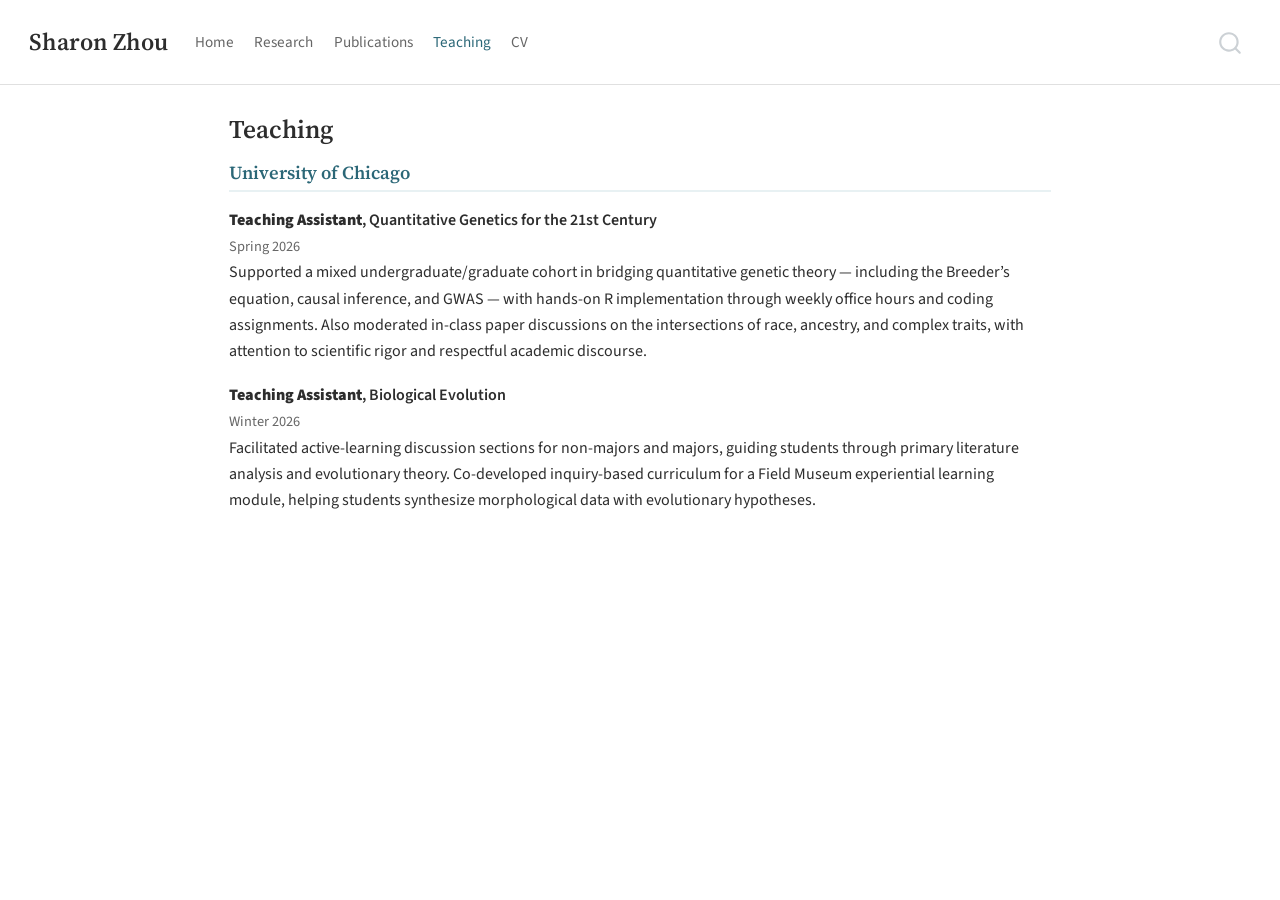
<file: teaching.html>
<!DOCTYPE html>
<html xmlns="http://www.w3.org/1999/xhtml" lang="en" xml:lang="en"><head>

<meta charset="utf-8">
<meta name="generator" content="quarto-1.7.29">

<meta name="viewport" content="width=device-width, initial-scale=1.0, user-scalable=yes">


<title>Teaching – Sharon Zhou</title>
<style>
code{white-space: pre-wrap;}
span.smallcaps{font-variant: small-caps;}
div.columns{display: flex; gap: min(4vw, 1.5em);}
div.column{flex: auto; overflow-x: auto;}
div.hanging-indent{margin-left: 1.5em; text-indent: -1.5em;}
ul.task-list{list-style: none;}
ul.task-list li input[type="checkbox"] {
  width: 0.8em;
  margin: 0 0.8em 0.2em -1em; /* quarto-specific, see https://github.com/quarto-dev/quarto-cli/issues/4556 */ 
  vertical-align: middle;
}
</style>


<script src="site_libs/quarto-nav/quarto-nav.js"></script>
<script src="site_libs/quarto-nav/headroom.min.js"></script>
<script src="site_libs/clipboard/clipboard.min.js"></script>
<script src="site_libs/quarto-search/autocomplete.umd.js"></script>
<script src="site_libs/quarto-search/fuse.min.js"></script>
<script src="site_libs/quarto-search/quarto-search.js"></script>
<meta name="quarto:offset" content="./">
<script src="site_libs/quarto-html/quarto.js" type="module"></script>
<script src="site_libs/quarto-html/tabsets/tabsets.js" type="module"></script>
<script src="site_libs/quarto-html/popper.min.js"></script>
<script src="site_libs/quarto-html/tippy.umd.min.js"></script>
<script src="site_libs/quarto-html/anchor.min.js"></script>
<link href="site_libs/quarto-html/tippy.css" rel="stylesheet">
<link href="site_libs/quarto-html/quarto-syntax-highlighting-0815c480559380816a4d1ea211a47e91.css" rel="stylesheet" id="quarto-text-highlighting-styles">
<script src="site_libs/bootstrap/bootstrap.min.js"></script>
<link href="site_libs/bootstrap/bootstrap-icons.css" rel="stylesheet">
<link href="site_libs/bootstrap/bootstrap-48048dc38178810a58cf1dc3fba5a31d.min.css" rel="stylesheet" append-hash="true" id="quarto-bootstrap" data-mode="light">
<script id="quarto-search-options" type="application/json">{
  "location": "navbar",
  "copy-button": false,
  "collapse-after": 3,
  "panel-placement": "end",
  "type": "overlay",
  "limit": 50,
  "keyboard-shortcut": [
    "f",
    "/",
    "s"
  ],
  "show-item-context": false,
  "language": {
    "search-no-results-text": "No results",
    "search-matching-documents-text": "matching documents",
    "search-copy-link-title": "Copy link to search",
    "search-hide-matches-text": "Hide additional matches",
    "search-more-match-text": "more match in this document",
    "search-more-matches-text": "more matches in this document",
    "search-clear-button-title": "Clear",
    "search-text-placeholder": "",
    "search-detached-cancel-button-title": "Cancel",
    "search-submit-button-title": "Submit",
    "search-label": "Search"
  }
}</script>


<link rel="stylesheet" href="styles.css">
</head>

<body class="nav-fixed fullcontent quarto-light">

<div id="quarto-search-results"></div>
  <header id="quarto-header" class="headroom fixed-top">
    <nav class="navbar navbar-expand-lg " data-bs-theme="dark">
      <div class="navbar-container container-fluid">
      <div class="navbar-brand-container mx-auto">
    <a class="navbar-brand" href="./index.html">
    <span class="navbar-title">Sharon Zhou</span>
    </a>
  </div>
            <div id="quarto-search" class="" title="Search"></div>
          <button class="navbar-toggler" type="button" data-bs-toggle="collapse" data-bs-target="#navbarCollapse" aria-controls="navbarCollapse" role="menu" aria-expanded="false" aria-label="Toggle navigation" onclick="if (window.quartoToggleHeadroom) { window.quartoToggleHeadroom(); }">
  <span class="navbar-toggler-icon"></span>
</button>
          <div class="collapse navbar-collapse" id="navbarCollapse">
            <ul class="navbar-nav navbar-nav-scroll me-auto">
  <li class="nav-item">
    <a class="nav-link" href="./index.html"> 
<span class="menu-text">Home</span></a>
  </li>  
  <li class="nav-item">
    <a class="nav-link" href="./research.html"> 
<span class="menu-text">Research</span></a>
  </li>  
  <li class="nav-item">
    <a class="nav-link" href="./publications.html"> 
<span class="menu-text">Publications</span></a>
  </li>  
  <li class="nav-item">
    <a class="nav-link active" href="./teaching.html" aria-current="page"> 
<span class="menu-text">Teaching</span></a>
  </li>  
  <li class="nav-item">
    <a class="nav-link" href="./cv.html"> 
<span class="menu-text">CV</span></a>
  </li>  
</ul>
          </div> <!-- /navcollapse -->
            <div class="quarto-navbar-tools">
</div>
      </div> <!-- /container-fluid -->
    </nav>
</header>
<!-- content -->
<div id="quarto-content" class="quarto-container page-columns page-rows-contents page-layout-article page-navbar">
<!-- sidebar -->
<!-- margin-sidebar -->
    
<!-- main -->
<main class="content" id="quarto-document-content">

<header id="title-block-header" class="quarto-title-block default">
<div class="quarto-title">
<h1 class="title">Teaching</h1>
</div>



<div class="quarto-title-meta">

    
  
    
  </div>
  


</header>


<section id="university-of-chicago" class="level2">
<h2 class="anchored" data-anchor-id="university-of-chicago">University of Chicago</h2>
<div class="teaching-entry">
<p><span class="role"><strong>Teaching Assistant</strong>, Quantitative Genetics for the 21st Century</span><br>
<span class="term">Spring 2026</span><br>
Supported a mixed undergraduate/graduate cohort in bridging quantitative genetic theory — including the Breeder’s equation, causal inference, and GWAS — with hands-on R implementation through weekly office hours and coding assignments. Also moderated in-class paper discussions on the intersections of race, ancestry, and complex traits, with attention to scientific rigor and respectful academic discourse.</p>
</div>
<div class="teaching-entry">
<p><span class="role"><strong>Teaching Assistant</strong>, Biological Evolution</span><br>
<span class="term">Winter 2026</span><br>
Facilitated active-learning discussion sections for non-majors and majors, guiding students through primary literature analysis and evolutionary theory. Co-developed inquiry-based curriculum for a Field Museum experiential learning module, helping students synthesize morphological data with evolutionary hypotheses.</p>
</div>


</section>

</main> <!-- /main -->
<script id="quarto-html-after-body" type="application/javascript">
  window.document.addEventListener("DOMContentLoaded", function (event) {
    const icon = "";
    const anchorJS = new window.AnchorJS();
    anchorJS.options = {
      placement: 'right',
      icon: icon
    };
    anchorJS.add('.anchored');
    const isCodeAnnotation = (el) => {
      for (const clz of el.classList) {
        if (clz.startsWith('code-annotation-')) {                     
          return true;
        }
      }
      return false;
    }
    const onCopySuccess = function(e) {
      // button target
      const button = e.trigger;
      // don't keep focus
      button.blur();
      // flash "checked"
      button.classList.add('code-copy-button-checked');
      var currentTitle = button.getAttribute("title");
      button.setAttribute("title", "Copied!");
      let tooltip;
      if (window.bootstrap) {
        button.setAttribute("data-bs-toggle", "tooltip");
        button.setAttribute("data-bs-placement", "left");
        button.setAttribute("data-bs-title", "Copied!");
        tooltip = new bootstrap.Tooltip(button, 
          { trigger: "manual", 
            customClass: "code-copy-button-tooltip",
            offset: [0, -8]});
        tooltip.show();    
      }
      setTimeout(function() {
        if (tooltip) {
          tooltip.hide();
          button.removeAttribute("data-bs-title");
          button.removeAttribute("data-bs-toggle");
          button.removeAttribute("data-bs-placement");
        }
        button.setAttribute("title", currentTitle);
        button.classList.remove('code-copy-button-checked');
      }, 1000);
      // clear code selection
      e.clearSelection();
    }
    const getTextToCopy = function(trigger) {
        const codeEl = trigger.previousElementSibling.cloneNode(true);
        for (const childEl of codeEl.children) {
          if (isCodeAnnotation(childEl)) {
            childEl.remove();
          }
        }
        return codeEl.innerText;
    }
    const clipboard = new window.ClipboardJS('.code-copy-button:not([data-in-quarto-modal])', {
      text: getTextToCopy
    });
    clipboard.on('success', onCopySuccess);
    if (window.document.getElementById('quarto-embedded-source-code-modal')) {
      const clipboardModal = new window.ClipboardJS('.code-copy-button[data-in-quarto-modal]', {
        text: getTextToCopy,
        container: window.document.getElementById('quarto-embedded-source-code-modal')
      });
      clipboardModal.on('success', onCopySuccess);
    }
      var localhostRegex = new RegExp(/^(?:http|https):\/\/localhost\:?[0-9]*\//);
      var mailtoRegex = new RegExp(/^mailto:/);
        var filterRegex = new RegExp("https:\/\/sharonyiwenz\.github\.io\/");
      var isInternal = (href) => {
          return filterRegex.test(href) || localhostRegex.test(href) || mailtoRegex.test(href);
      }
      // Inspect non-navigation links and adorn them if external
     var links = window.document.querySelectorAll('a[href]:not(.nav-link):not(.navbar-brand):not(.toc-action):not(.sidebar-link):not(.sidebar-item-toggle):not(.pagination-link):not(.no-external):not([aria-hidden]):not(.dropdown-item):not(.quarto-navigation-tool):not(.about-link)');
      for (var i=0; i<links.length; i++) {
        const link = links[i];
        if (!isInternal(link.href)) {
          // undo the damage that might have been done by quarto-nav.js in the case of
          // links that we want to consider external
          if (link.dataset.originalHref !== undefined) {
            link.href = link.dataset.originalHref;
          }
        }
      }
    function tippyHover(el, contentFn, onTriggerFn, onUntriggerFn) {
      const config = {
        allowHTML: true,
        maxWidth: 500,
        delay: 100,
        arrow: false,
        appendTo: function(el) {
            return el.parentElement;
        },
        interactive: true,
        interactiveBorder: 10,
        theme: 'quarto',
        placement: 'bottom-start',
      };
      if (contentFn) {
        config.content = contentFn;
      }
      if (onTriggerFn) {
        config.onTrigger = onTriggerFn;
      }
      if (onUntriggerFn) {
        config.onUntrigger = onUntriggerFn;
      }
      window.tippy(el, config); 
    }
    const noterefs = window.document.querySelectorAll('a[role="doc-noteref"]');
    for (var i=0; i<noterefs.length; i++) {
      const ref = noterefs[i];
      tippyHover(ref, function() {
        // use id or data attribute instead here
        let href = ref.getAttribute('data-footnote-href') || ref.getAttribute('href');
        try { href = new URL(href).hash; } catch {}
        const id = href.replace(/^#\/?/, "");
        const note = window.document.getElementById(id);
        if (note) {
          return note.innerHTML;
        } else {
          return "";
        }
      });
    }
    const xrefs = window.document.querySelectorAll('a.quarto-xref');
    const processXRef = (id, note) => {
      // Strip column container classes
      const stripColumnClz = (el) => {
        el.classList.remove("page-full", "page-columns");
        if (el.children) {
          for (const child of el.children) {
            stripColumnClz(child);
          }
        }
      }
      stripColumnClz(note)
      if (id === null || id.startsWith('sec-')) {
        // Special case sections, only their first couple elements
        const container = document.createElement("div");
        if (note.children && note.children.length > 2) {
          container.appendChild(note.children[0].cloneNode(true));
          for (let i = 1; i < note.children.length; i++) {
            const child = note.children[i];
            if (child.tagName === "P" && child.innerText === "") {
              continue;
            } else {
              container.appendChild(child.cloneNode(true));
              break;
            }
          }
          if (window.Quarto?.typesetMath) {
            window.Quarto.typesetMath(container);
          }
          return container.innerHTML
        } else {
          if (window.Quarto?.typesetMath) {
            window.Quarto.typesetMath(note);
          }
          return note.innerHTML;
        }
      } else {
        // Remove any anchor links if they are present
        const anchorLink = note.querySelector('a.anchorjs-link');
        if (anchorLink) {
          anchorLink.remove();
        }
        if (window.Quarto?.typesetMath) {
          window.Quarto.typesetMath(note);
        }
        if (note.classList.contains("callout")) {
          return note.outerHTML;
        } else {
          return note.innerHTML;
        }
      }
    }
    for (var i=0; i<xrefs.length; i++) {
      const xref = xrefs[i];
      tippyHover(xref, undefined, function(instance) {
        instance.disable();
        let url = xref.getAttribute('href');
        let hash = undefined; 
        if (url.startsWith('#')) {
          hash = url;
        } else {
          try { hash = new URL(url).hash; } catch {}
        }
        if (hash) {
          const id = hash.replace(/^#\/?/, "");
          const note = window.document.getElementById(id);
          if (note !== null) {
            try {
              const html = processXRef(id, note.cloneNode(true));
              instance.setContent(html);
            } finally {
              instance.enable();
              instance.show();
            }
          } else {
            // See if we can fetch this
            fetch(url.split('#')[0])
            .then(res => res.text())
            .then(html => {
              const parser = new DOMParser();
              const htmlDoc = parser.parseFromString(html, "text/html");
              const note = htmlDoc.getElementById(id);
              if (note !== null) {
                const html = processXRef(id, note);
                instance.setContent(html);
              } 
            }).finally(() => {
              instance.enable();
              instance.show();
            });
          }
        } else {
          // See if we can fetch a full url (with no hash to target)
          // This is a special case and we should probably do some content thinning / targeting
          fetch(url)
          .then(res => res.text())
          .then(html => {
            const parser = new DOMParser();
            const htmlDoc = parser.parseFromString(html, "text/html");
            const note = htmlDoc.querySelector('main.content');
            if (note !== null) {
              // This should only happen for chapter cross references
              // (since there is no id in the URL)
              // remove the first header
              if (note.children.length > 0 && note.children[0].tagName === "HEADER") {
                note.children[0].remove();
              }
              const html = processXRef(null, note);
              instance.setContent(html);
            } 
          }).finally(() => {
            instance.enable();
            instance.show();
          });
        }
      }, function(instance) {
      });
    }
        let selectedAnnoteEl;
        const selectorForAnnotation = ( cell, annotation) => {
          let cellAttr = 'data-code-cell="' + cell + '"';
          let lineAttr = 'data-code-annotation="' +  annotation + '"';
          const selector = 'span[' + cellAttr + '][' + lineAttr + ']';
          return selector;
        }
        const selectCodeLines = (annoteEl) => {
          const doc = window.document;
          const targetCell = annoteEl.getAttribute("data-target-cell");
          const targetAnnotation = annoteEl.getAttribute("data-target-annotation");
          const annoteSpan = window.document.querySelector(selectorForAnnotation(targetCell, targetAnnotation));
          const lines = annoteSpan.getAttribute("data-code-lines").split(",");
          const lineIds = lines.map((line) => {
            return targetCell + "-" + line;
          })
          let top = null;
          let height = null;
          let parent = null;
          if (lineIds.length > 0) {
              //compute the position of the single el (top and bottom and make a div)
              const el = window.document.getElementById(lineIds[0]);
              top = el.offsetTop;
              height = el.offsetHeight;
              parent = el.parentElement.parentElement;
            if (lineIds.length > 1) {
              const lastEl = window.document.getElementById(lineIds[lineIds.length - 1]);
              const bottom = lastEl.offsetTop + lastEl.offsetHeight;
              height = bottom - top;
            }
            if (top !== null && height !== null && parent !== null) {
              // cook up a div (if necessary) and position it 
              let div = window.document.getElementById("code-annotation-line-highlight");
              if (div === null) {
                div = window.document.createElement("div");
                div.setAttribute("id", "code-annotation-line-highlight");
                div.style.position = 'absolute';
                parent.appendChild(div);
              }
              div.style.top = top - 2 + "px";
              div.style.height = height + 4 + "px";
              div.style.left = 0;
              let gutterDiv = window.document.getElementById("code-annotation-line-highlight-gutter");
              if (gutterDiv === null) {
                gutterDiv = window.document.createElement("div");
                gutterDiv.setAttribute("id", "code-annotation-line-highlight-gutter");
                gutterDiv.style.position = 'absolute';
                const codeCell = window.document.getElementById(targetCell);
                const gutter = codeCell.querySelector('.code-annotation-gutter');
                gutter.appendChild(gutterDiv);
              }
              gutterDiv.style.top = top - 2 + "px";
              gutterDiv.style.height = height + 4 + "px";
            }
            selectedAnnoteEl = annoteEl;
          }
        };
        const unselectCodeLines = () => {
          const elementsIds = ["code-annotation-line-highlight", "code-annotation-line-highlight-gutter"];
          elementsIds.forEach((elId) => {
            const div = window.document.getElementById(elId);
            if (div) {
              div.remove();
            }
          });
          selectedAnnoteEl = undefined;
        };
          // Handle positioning of the toggle
      window.addEventListener(
        "resize",
        throttle(() => {
          elRect = undefined;
          if (selectedAnnoteEl) {
            selectCodeLines(selectedAnnoteEl);
          }
        }, 10)
      );
      function throttle(fn, ms) {
      let throttle = false;
      let timer;
        return (...args) => {
          if(!throttle) { // first call gets through
              fn.apply(this, args);
              throttle = true;
          } else { // all the others get throttled
              if(timer) clearTimeout(timer); // cancel #2
              timer = setTimeout(() => {
                fn.apply(this, args);
                timer = throttle = false;
              }, ms);
          }
        };
      }
        // Attach click handler to the DT
        const annoteDls = window.document.querySelectorAll('dt[data-target-cell]');
        for (const annoteDlNode of annoteDls) {
          annoteDlNode.addEventListener('click', (event) => {
            const clickedEl = event.target;
            if (clickedEl !== selectedAnnoteEl) {
              unselectCodeLines();
              const activeEl = window.document.querySelector('dt[data-target-cell].code-annotation-active');
              if (activeEl) {
                activeEl.classList.remove('code-annotation-active');
              }
              selectCodeLines(clickedEl);
              clickedEl.classList.add('code-annotation-active');
            } else {
              // Unselect the line
              unselectCodeLines();
              clickedEl.classList.remove('code-annotation-active');
            }
          });
        }
    const findCites = (el) => {
      const parentEl = el.parentElement;
      if (parentEl) {
        const cites = parentEl.dataset.cites;
        if (cites) {
          return {
            el,
            cites: cites.split(' ')
          };
        } else {
          return findCites(el.parentElement)
        }
      } else {
        return undefined;
      }
    };
    var bibliorefs = window.document.querySelectorAll('a[role="doc-biblioref"]');
    for (var i=0; i<bibliorefs.length; i++) {
      const ref = bibliorefs[i];
      const citeInfo = findCites(ref);
      if (citeInfo) {
        tippyHover(citeInfo.el, function() {
          var popup = window.document.createElement('div');
          citeInfo.cites.forEach(function(cite) {
            var citeDiv = window.document.createElement('div');
            citeDiv.classList.add('hanging-indent');
            citeDiv.classList.add('csl-entry');
            var biblioDiv = window.document.getElementById('ref-' + cite);
            if (biblioDiv) {
              citeDiv.innerHTML = biblioDiv.innerHTML;
            }
            popup.appendChild(citeDiv);
          });
          return popup.innerHTML;
        });
      }
    }
  });
  </script>
</div> <!-- /content -->




</body></html>
</file>
<file: site_libs/quarto-html/tippy.css>
.tippy-box[data-animation=fade][data-state=hidden]{opacity:0}[data-tippy-root]{max-width:calc(100vw - 10px)}.tippy-box{position:relative;background-color:#333;color:#fff;border-radius:4px;font-size:14px;line-height:1.4;white-space:normal;outline:0;transition-property:transform,visibility,opacity}.tippy-box[data-placement^=top]>.tippy-arrow{bottom:0}.tippy-box[data-placement^=top]>.tippy-arrow:before{bottom:-7px;left:0;border-width:8px 8px 0;border-top-color:initial;transform-origin:center top}.tippy-box[data-placement^=bottom]>.tippy-arrow{top:0}.tippy-box[data-placement^=bottom]>.tippy-arrow:before{top:-7px;left:0;border-width:0 8px 8px;border-bottom-color:initial;transform-origin:center bottom}.tippy-box[data-placement^=left]>.tippy-arrow{right:0}.tippy-box[data-placement^=left]>.tippy-arrow:before{border-width:8px 0 8px 8px;border-left-color:initial;right:-7px;transform-origin:center left}.tippy-box[data-placement^=right]>.tippy-arrow{left:0}.tippy-box[data-placement^=right]>.tippy-arrow:before{left:-7px;border-width:8px 8px 8px 0;border-right-color:initial;transform-origin:center right}.tippy-box[data-inertia][data-state=visible]{transition-timing-function:cubic-bezier(.54,1.5,.38,1.11)}.tippy-arrow{width:16px;height:16px;color:#333}.tippy-arrow:before{content:"";position:absolute;border-color:transparent;border-style:solid}.tippy-content{position:relative;padding:5px 9px;z-index:1}
</file>
<file: site_libs/quarto-html/quarto-syntax-highlighting-0815c480559380816a4d1ea211a47e91.css>
/* quarto syntax highlight colors */
:root {
  --quarto-hl-ot-color: #003B4F;
  --quarto-hl-at-color: #657422;
  --quarto-hl-ss-color: #20794D;
  --quarto-hl-an-color: #5E5E5E;
  --quarto-hl-fu-color: #4758AB;
  --quarto-hl-st-color: #20794D;
  --quarto-hl-cf-color: #003B4F;
  --quarto-hl-op-color: #5E5E5E;
  --quarto-hl-er-color: #AD0000;
  --quarto-hl-bn-color: #AD0000;
  --quarto-hl-al-color: #AD0000;
  --quarto-hl-va-color: #111111;
  --quarto-hl-bu-color: inherit;
  --quarto-hl-ex-color: inherit;
  --quarto-hl-pp-color: #AD0000;
  --quarto-hl-in-color: #5E5E5E;
  --quarto-hl-vs-color: #20794D;
  --quarto-hl-wa-color: #5E5E5E;
  --quarto-hl-do-color: #5E5E5E;
  --quarto-hl-im-color: #00769E;
  --quarto-hl-ch-color: #20794D;
  --quarto-hl-dt-color: #AD0000;
  --quarto-hl-fl-color: #AD0000;
  --quarto-hl-co-color: #5E5E5E;
  --quarto-hl-cv-color: #5E5E5E;
  --quarto-hl-cn-color: #8f5902;
  --quarto-hl-sc-color: #5E5E5E;
  --quarto-hl-dv-color: #AD0000;
  --quarto-hl-kw-color: #003B4F;
}

/* other quarto variables */
:root {
  --quarto-font-monospace: SFMono-Regular, Menlo, Monaco, Consolas, "Liberation Mono", "Courier New", monospace;
}

/* syntax highlight based on Pandoc's rules */
pre > code.sourceCode > span {
  color: #003B4F;
}

code.sourceCode > span {
  color: #003B4F;
}

div.sourceCode,
div.sourceCode pre.sourceCode {
  color: #003B4F;
}

/* Normal */
code span {
  color: #003B4F;
}

/* Alert */
code span.al {
  color: #AD0000;
  font-style: inherit;
}

/* Annotation */
code span.an {
  color: #5E5E5E;
  font-style: inherit;
}

/* Attribute */
code span.at {
  color: #657422;
  font-style: inherit;
}

/* BaseN */
code span.bn {
  color: #AD0000;
  font-style: inherit;
}

/* BuiltIn */
code span.bu {
  font-style: inherit;
}

/* ControlFlow */
code span.cf {
  color: #003B4F;
  font-weight: bold;
  font-style: inherit;
}

/* Char */
code span.ch {
  color: #20794D;
  font-style: inherit;
}

/* Constant */
code span.cn {
  color: #8f5902;
  font-style: inherit;
}

/* Comment */
code span.co {
  color: #5E5E5E;
  font-style: inherit;
}

/* CommentVar */
code span.cv {
  color: #5E5E5E;
  font-style: italic;
}

/* Documentation */
code span.do {
  color: #5E5E5E;
  font-style: italic;
}

/* DataType */
code span.dt {
  color: #AD0000;
  font-style: inherit;
}

/* DecVal */
code span.dv {
  color: #AD0000;
  font-style: inherit;
}

/* Error */
code span.er {
  color: #AD0000;
  font-style: inherit;
}

/* Extension */
code span.ex {
  font-style: inherit;
}

/* Float */
code span.fl {
  color: #AD0000;
  font-style: inherit;
}

/* Function */
code span.fu {
  color: #4758AB;
  font-style: inherit;
}

/* Import */
code span.im {
  color: #00769E;
  font-style: inherit;
}

/* Information */
code span.in {
  color: #5E5E5E;
  font-style: inherit;
}

/* Keyword */
code span.kw {
  color: #003B4F;
  font-weight: bold;
  font-style: inherit;
}

/* Operator */
code span.op {
  color: #5E5E5E;
  font-style: inherit;
}

/* Other */
code span.ot {
  color: #003B4F;
  font-style: inherit;
}

/* Preprocessor */
code span.pp {
  color: #AD0000;
  font-style: inherit;
}

/* SpecialChar */
code span.sc {
  color: #5E5E5E;
  font-style: inherit;
}

/* SpecialString */
code span.ss {
  color: #20794D;
  font-style: inherit;
}

/* String */
code span.st {
  color: #20794D;
  font-style: inherit;
}

/* Variable */
code span.va {
  color: #111111;
  font-style: inherit;
}

/* VerbatimString */
code span.vs {
  color: #20794D;
  font-style: inherit;
}

/* Warning */
code span.wa {
  color: #5E5E5E;
  font-style: italic;
}

.prevent-inlining {
  content: "</";
}

/*# sourceMappingURL=d398365ccb532ba00fe56d6aa1025863.css.map */
</file>
<file: styles.css>
@import url('https://fonts.googleapis.com/css2?family=Source+Sans+3:ital,wght@0,300;0,400;0,600;1,400&family=Source+Serif+4:ital,wght@0,400;0,600;1,400&display=swap');

:root {
  --accent: #2b6777;
  --accent-light: #e8f1f3;
  --text: #2d2d2d;
  --text-light: #666;
  --border: #e0e0e0;
}

body {
  font-family: 'Source Sans 3', -apple-system, BlinkMacSystemFont, sans-serif;
  color: var(--text);
  font-size: 16px;
  line-height: 1.65;
}

/* Override Quarto navbar styling */
.navbar {
  font-family: 'Source Sans 3', sans-serif !important;
  border-bottom: 1px solid var(--border) !important;
  background-color: #fff !important;
  box-shadow: none !important;
}

.navbar-brand {
  font-family: 'Source Serif 4', Georgia, serif !important;
  font-size: 1.5em !important;
  font-weight: 600 !important;
  color: var(--text) !important;
}

.navbar-nav .nav-link {
  color: var(--text-light) !important;
  font-size: 0.95em !important;
  font-weight: 400 !important;
  transition: color 0.15s !important;
}

.navbar-nav .nav-link:hover,
.navbar-nav .nav-link.active {
  color: var(--accent) !important;
}

/* Headings */
h1, h2, h3 {
  font-family: 'Source Serif 4', Georgia, serif;
  font-weight: 600;
}

h1 { font-size: 1.6em; }

h2 {
  font-size: 1.15em;
  color: var(--accent);
  padding-bottom: 6px;
  border-bottom: 2px solid var(--accent-light);
  margin-top: 2em;
  margin-bottom: 0.8em;
}

h3 {
  font-size: 1em;
  color: var(--text);
  margin-top: 1.4em;
  margin-bottom: 0.5em;
}

/* Links */
a {
  color: var(--accent);
  text-decoration: none;
  transition: color 0.15s;
}

a:hover {
  text-decoration: underline;
}

/* Profile section on home page */
.profile {
  display: flex;
  gap: 30px;
  align-items: flex-start;
  margin-bottom: 1.5em;
}

.profile img,
.profile .profile-photo img {
  width: 200px;
  border-radius: 6px;
  flex-shrink: 0;
}

.profile p:has(> img) {
  margin: 0;
  flex-shrink: 0;
}

.profile-text .subtitle {
  color: var(--text-light);
  margin-bottom: 0.8em;
  font-size: 0.95em;
}

.profile-text {
  min-width: 0;
}

.cv-download {
  display: inline-block;
  padding: 0.45em 0.85em;
  border: 1px solid var(--accent);
  border-radius: 4px;
  font-weight: 600;
}

.contact-links {
  margin-top: 0.6em;
  font-size: 0.9em;
}

.contact-links a {
  margin-right: 16px;
}

/* Interest tags */
.interests {
  display: flex;
  flex-wrap: wrap;
  gap: 8px;
  margin-top: 0.5em;
}

.interest-tag {
  background: var(--accent-light);
  color: var(--accent);
  padding: 4px 14px;
  border-radius: 20px;
  font-size: 0.88em;
  display: inline-block;
}

/* Publication list */
.pub-entry {
  margin-bottom: 1.2em;
  line-height: 1.5;
}

.pub-title {
  font-weight: 600;
}

.pub-venue {
  font-style: italic;
  color: var(--text-light);
}

.pub-links a {
  font-size: 0.85em;
  color: var(--accent);
  background: var(--accent-light);
  padding: 1px 8px;
  border-radius: 3px;
  margin-right: 6px;
  text-decoration: none;
}

.pub-links a:hover {
  background: #d0e4e8;
  text-decoration: none;
}

/* Teaching entry */
.teaching-entry {
  margin-bottom: 1em;
}

.teaching-entry .role {
  font-weight: 600;
}

.teaching-entry .term {
  color: var(--text-light);
  font-size: 0.9em;
}

/* CV page */
.cv-section {
  margin-bottom: 1.5em;
}

.cv-entry {
  margin-bottom: 0.8em;
}

.cv-entry .dates {
  color: var(--text-light);
  font-size: 0.9em;
}

/* Responsive */
@media (max-width: 600px) {
  .profile {
    flex-direction: column;
    align-items: center;
    text-align: left;
  }

  .profile-text {
    width: 100%;
  }

  .profile-text h1,
  .profile-text > p:has(.subtitle) {
    text-align: center;
  }

  .interests {
    justify-content: center;
  }
}

/* Footer */
.nav-footer {
  border-top: 1px solid var(--border) !important;
  color: #aaa !important;
  font-size: 0.85em !important;
}
</file>
